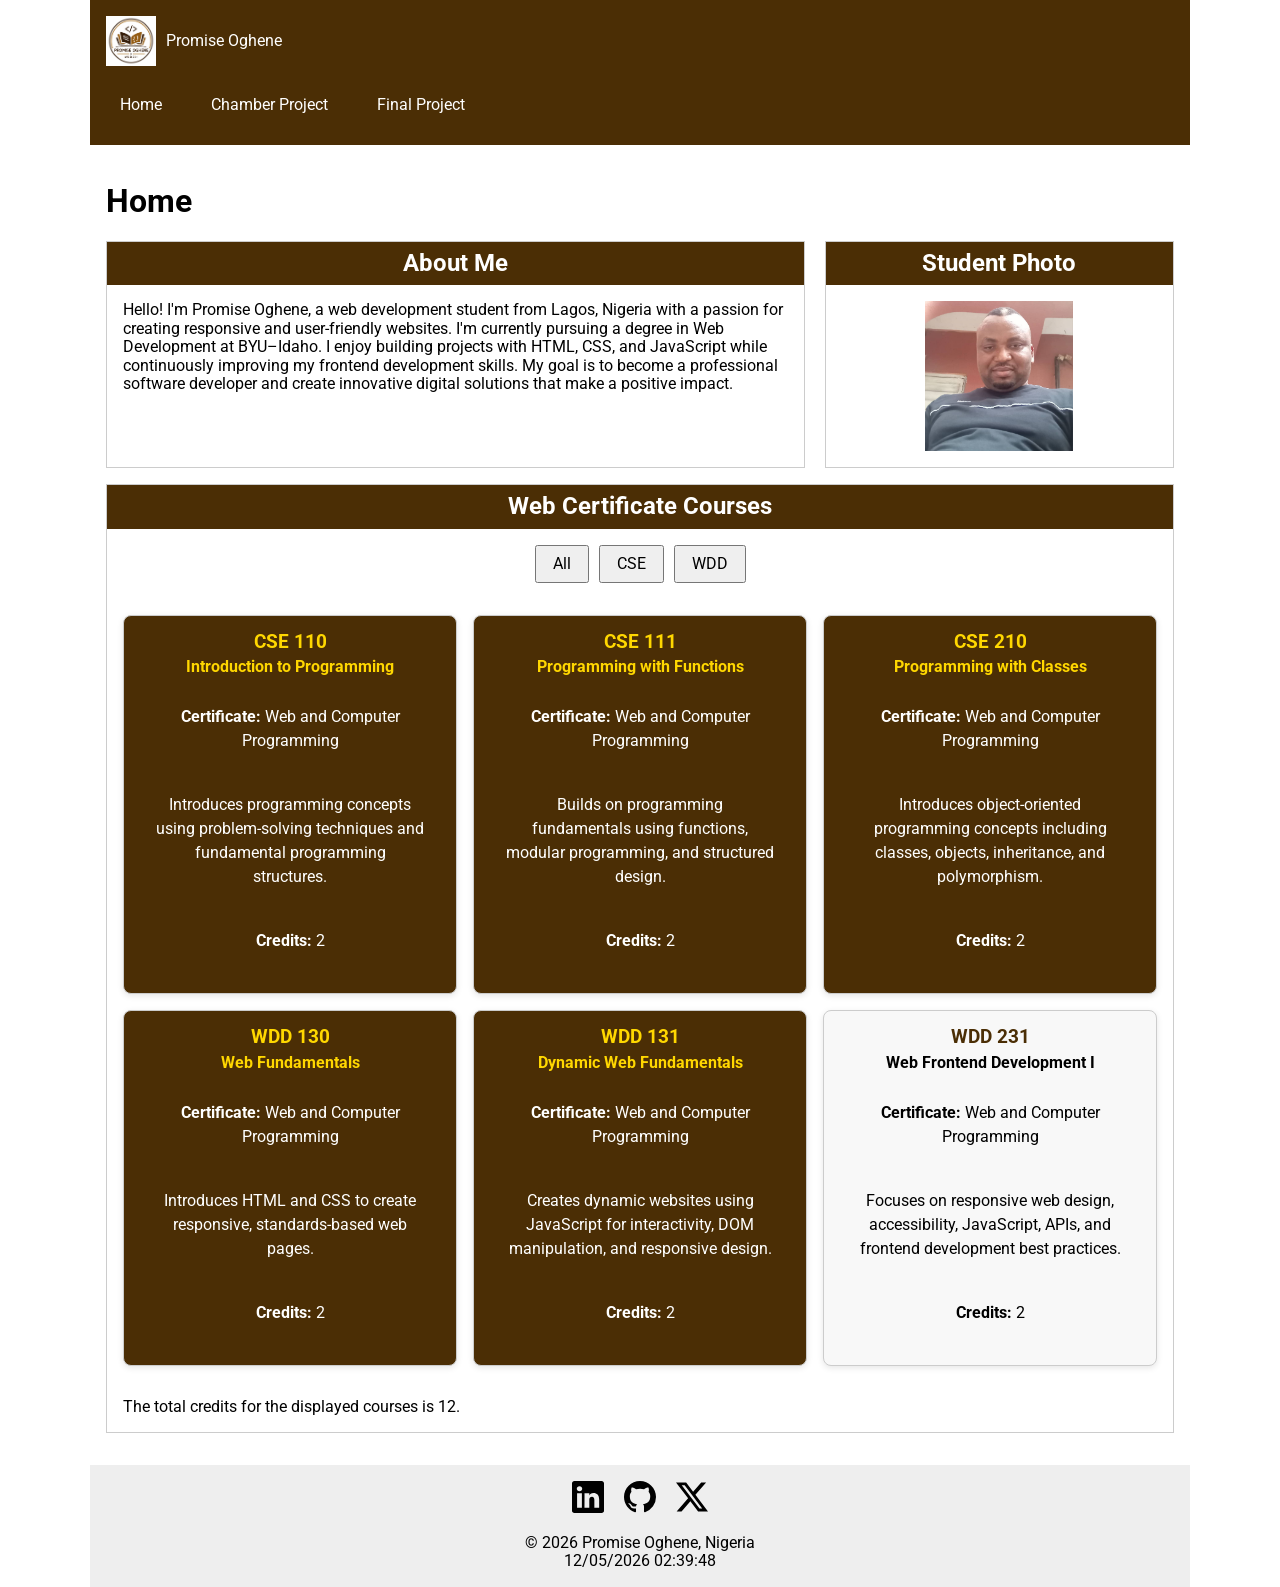
<file: index.html>
<!DOCTYPE html>
<html lang="en">
<head>
    <meta charset="UTF-8">
    <meta name="viewport" content="width=device-width, initial-scale=1.0">

    <title>Promise Oghene | WDD231 Home</title>

    <meta name="description" content="WDD231 Course Home Page: This is the home page for the WDD231 course, showcasing my web development projects and skills.">
    <meta name="author" content="Promise Oghene">

    <link rel="preconnect" href="https://fonts.googleapis.com">
    <link rel="preconnect" href="https://fonts.gstatic.com" crossorigin>

    <link href="https://fonts.googleapis.com/css2?family=Roboto:wght@300;400;700&display=swap" rel="stylesheet">

    <link rel="stylesheet" href="styles/normalize.css">
    <link rel="stylesheet" href="styles/small.css">
    <link rel="stylesheet" href="styles/large.css">

    <script src="scripts/navigation.js" defer></script>
    <script src="scripts/date.js" defer></script>
    <script src="scripts/course.js" defer></script>
</head>

<body>

<header>

    <div class="logo">
        <img src="images/logo.png" alt="Site Logo">
        <span>Promise Oghene</span>
    </div>

    <button id="menu" aria-label="Toggle navigation"></button>

    <nav>
        <ul class="navigation">
            <li><a href="index.html">Home</a></li>
            <li><a href="chamber/index.html">Chamber Project</a></li>
            <li><a href="final/index.html">Final Project</a></li>
        </ul>
    </nav>

</header>

<main>

    <h1>Home</h1>

    <div class="top">

        <section>
            <h2>About Me</h2>

            <p>
                Hello! I'm Promise Oghene, a web development student from Lagos, Nigeria with a passion for creating responsive and user-friendly websites. I'm currently pursuing a degree in Web Development at BYU–Idaho. I enjoy building projects with HTML, CSS, and JavaScript while continuously improving my frontend development skills. My goal is to become a professional software developer and create innovative digital solutions that make a positive impact.
            </p>
        </section>

        <section>
            <h2>Student Photo</h2>

            <img src="images/profile-photo.jpeg" alt="Promise Oghene">
        </section>

    </div>

    <section>

        <h2>Web Certificate Courses</h2>

        <div class="buttons">
            <button id="all">All</button>
            <button id="cse">CSE</button>
            <button id="wdd">WDD</button>
        </div>

        <div id="courses"></div>

        <p id="credits"></p>

    </section>

</main>

<footer>

    <div class="social">

        <a href="https://linkedin.com/" target="_blank" rel="noopener noreferrer">
            <img src="images/linkedin.svg" alt="LinkedIn">
        </a>

        <a href="https://github.com/" target="_blank" rel="noopener noreferrer">
            <img src="images/github_logo.svg" alt="GitHub">
        </a>

        <a href="https://x.com/" target="_blank" rel="noopener noreferrer">
            <img src="images/twitter_logo.svg" alt="X">
        </a>

    </div>

    <p>
        &copy; <span id="year"></span> Promise Oghene, Nigeria
    </p>

    <p id="lastModified"></p>

</footer>

</body>
</html>
</file>
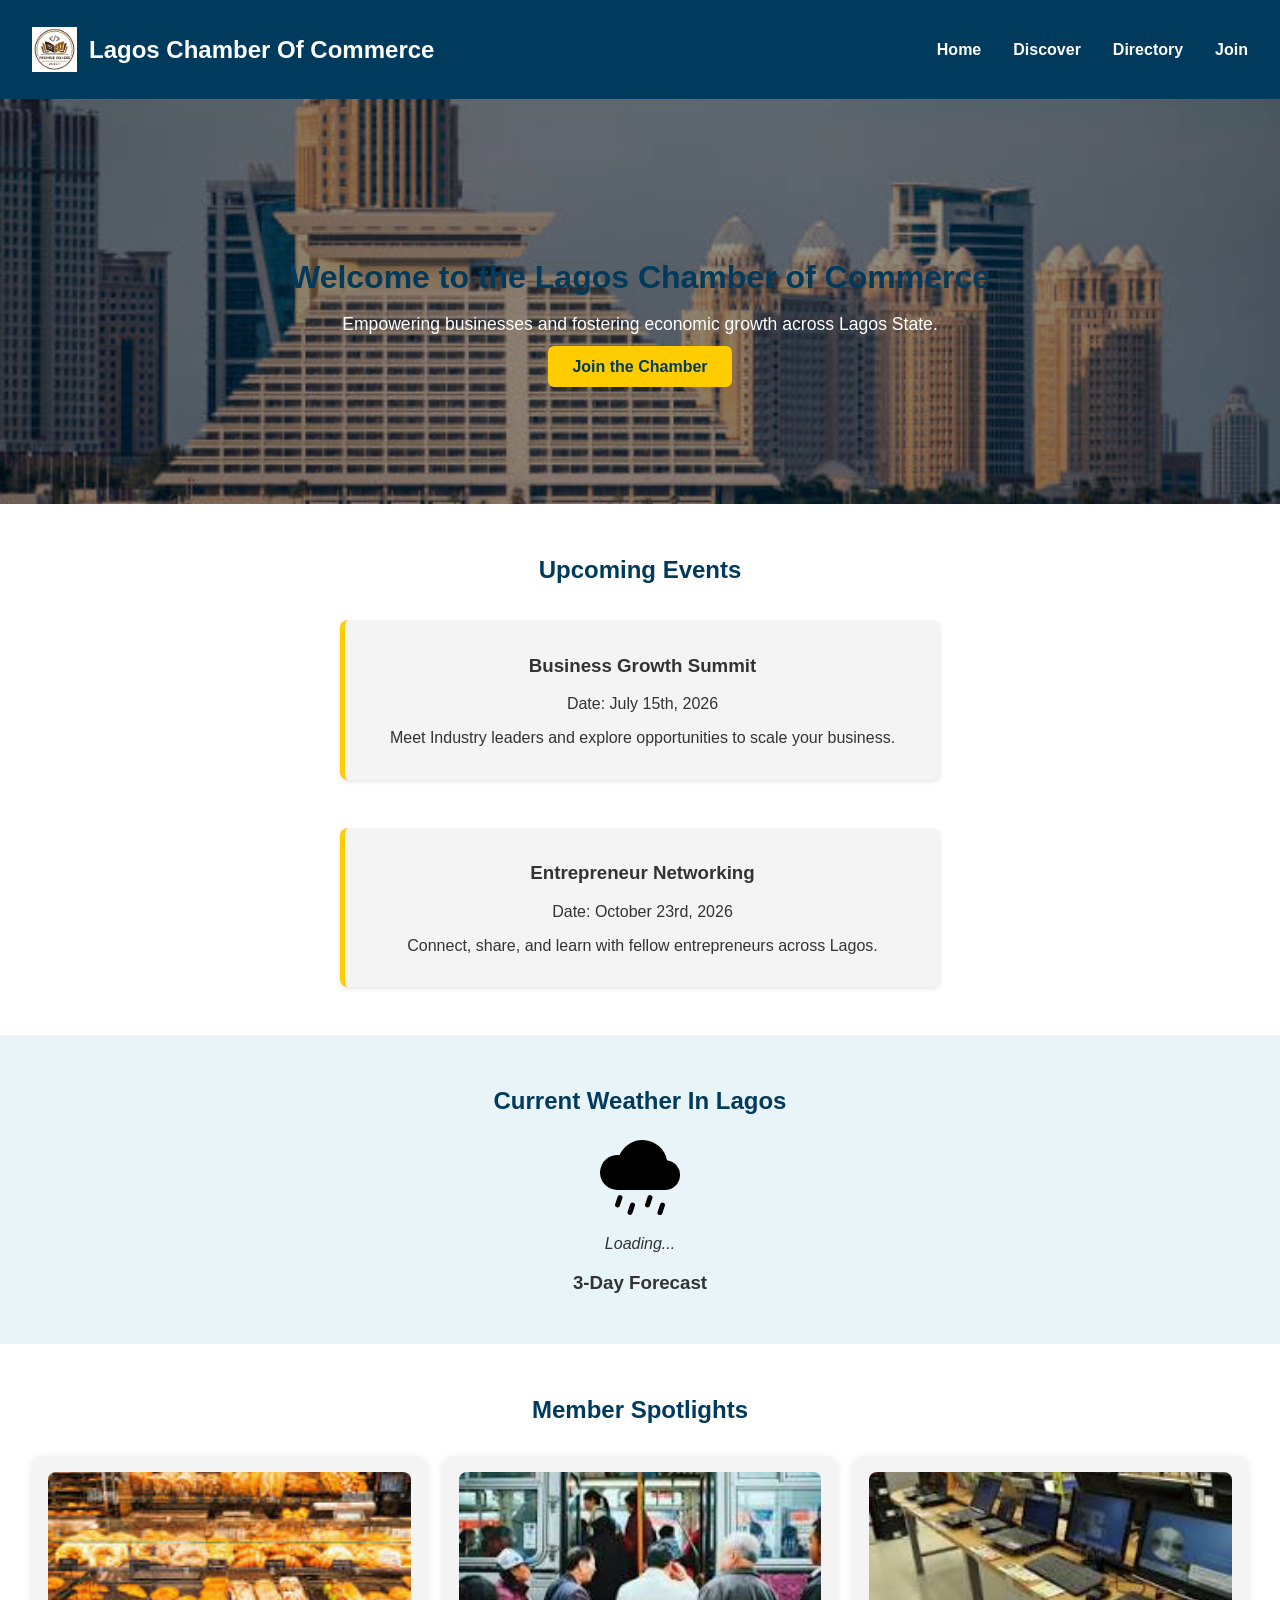
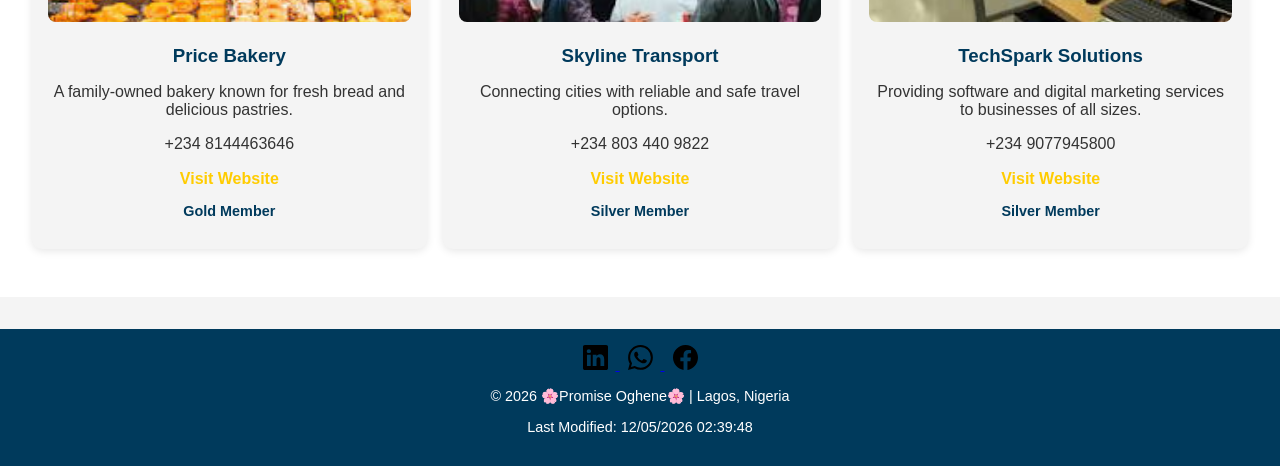
<file: chamber/index.html>
<!DOCTYPE html>
<html lang="en">
<head>
  <meta charset="UTF-8">
  <meta name="viewport" content="width=device-width, initial-scale=1.0">
  <meta name="description" content="Welcome to the Lagos Chamber of Commerce. Discover events, weather, featured members, and opportunities to join our business community.">
  <meta name="author" content="Promise Oghene">
  <title>Lagos Chamber of Commerce | Home</title>

  <!-- Favicon (located in images folder) -->
  <link rel="icon" type="image/png" sizes="32x32" href="images/favicon_2.png">
  <link rel="apple-touch-icon" sizes="180x180" href="images/apple-touch-icon.png">
  

  <!-- CSS Files (inside css folder) -->
  <link rel="stylesheet" href="styles/normalize.css">
  <link rel="stylesheet" href="styles/directory-small.css">
  <link rel="stylesheet" href="styles/directory-large.css">
  <script src="scripts/index.js" defer></script>

  <!-- Facebook Meta (social sharing) -->
  <meta property="og:title" content="Lagos Chamber Directory">
  <meta property="og:description" content="Explore businesses in our chamber community through social media and contact addresses.">
  <meta property="og:image" content="https://promisecaring.github.io/wdd231/chamber/images/hotels.jpg">
  <meta property="og:url" content="https://promisecaring.github.io/wdd231/chamber/index.html">

  <!-- Google Fonts preconnect -->
<link rel="preconnect" href="https://fonts.googleapis.com">
<link rel="preconnect" href="https://fonts.gstatic.com" crossorigin>
<!-- Google Fonts stylesheet -->
  <link href="https://fonts.googleapis.com/css2?family=Roboto:wght@400;700&display=swap" rel="stylesheet">

</head>

<body>
  <header>
    <div class="favicon">
      <img src="images/logo.png" alt="Chamber of Commerce Logo">
      <h2>Lagos Chamber Of Commerce</h2>
    </div>

    <nav>
      <ul class="nav-links">
        <li><a href="index.html">Home</a></li>
        <li><a href="discover.html">Discover</a></li>
        <li><a href="directory.html">Directory</a></li>
        <li><a href="join.html">Join</a></li>
      </ul>
    </nav>

    <button id="menu" aria-label="Menu">&#9776;</button>
  </header>

  <main>
    <!-- Hero Section -->
    <section class="hero">
    <!-- <img
        <src="images/hotels.jpg"
        alt="Lagos skyline"
        class="hero-image"
        width="1200"
        height="600"> -->

    <div class="hero-text">
        <h1>Welcome to the Lagos Chamber of Commerce</h1>
        <p>Empowering businesses and fostering economic growth across Lagos State.</p>
        <a href="join.html" class="cta-btn">Join the Chamber</a>
    </div>
</section>

    <!-- Events Section -->
     <section class="events">
        <h2>Upcoming Events</h2>
        <div class="events-grid">
            <article>
                <h3>Business Growth Summit</h3>
                <p>Date: July 15th, 2026</p>
                <p>Meet Industry leaders and explore opportunities to scale your business.</p>
            </article>
            <article>
                <h3>Entrepreneur Networking</h3>
                    <p>Date: October 23rd, 2026</p>
                    <p>Connect, share, and learn with fellow entrepreneurs across Lagos.</p>
            </article>
        </div>
     </section>

     <!-- WEATHER SECTION -->
<section id="weather" class="weather">
  <h2>Current Weather In Lagos</h2>

  <div id="weather-info">
      <img
    id="weather-icon"
    src="images/weather.svg"
    alt="Weather Icon"
    width="60"
    height="60">
      <p id="temperature"><i>Loading...</i></p>
      <p id="description"></p>
  </div>

  <div id="forecast">
      <h3>3-Day Forecast</h3>
      <ul id="forecast-list"></ul>
  </div>
</section>

<!-- SPOTLIGHT SECTION -->
<section class="spotlight">
  <h2>Member Spotlights</h2>
  <div id="spotlights" class="spotlight-container">


            <!-- Gold and silver member spotlights populated by JS -->
        </div>
       </section>

    </main>

  <footer>
     <div class="social">
      <a href="https://www.linkedin.com/in/promise-oghene-57b800298" target="_blank" aria-label="LinkedIn">
        <img src="images/linkedin.svg" alt="LinkedIn icon">
      </a>
      <a href="web.whatsapp.com" target="_blank" aria-label="whatsapp">
        <img src="images/whatsapp.svg" alt="whatsapp icon">
      </a>
      <a href="https://www.facebook.com/promise_oghene" target="_blank" aria-label="facebook Logo">
        <img src="images/facebook_logo.svg" alt="facebook icon">
      </a>
    </div>

    <p>© <span id="currentyear"></span> 🌸Promise Oghene🌸 | Lagos, Nigeria</p>
    <p id="lastModified"></p>

  </footer>

</body>
</html>
</file>
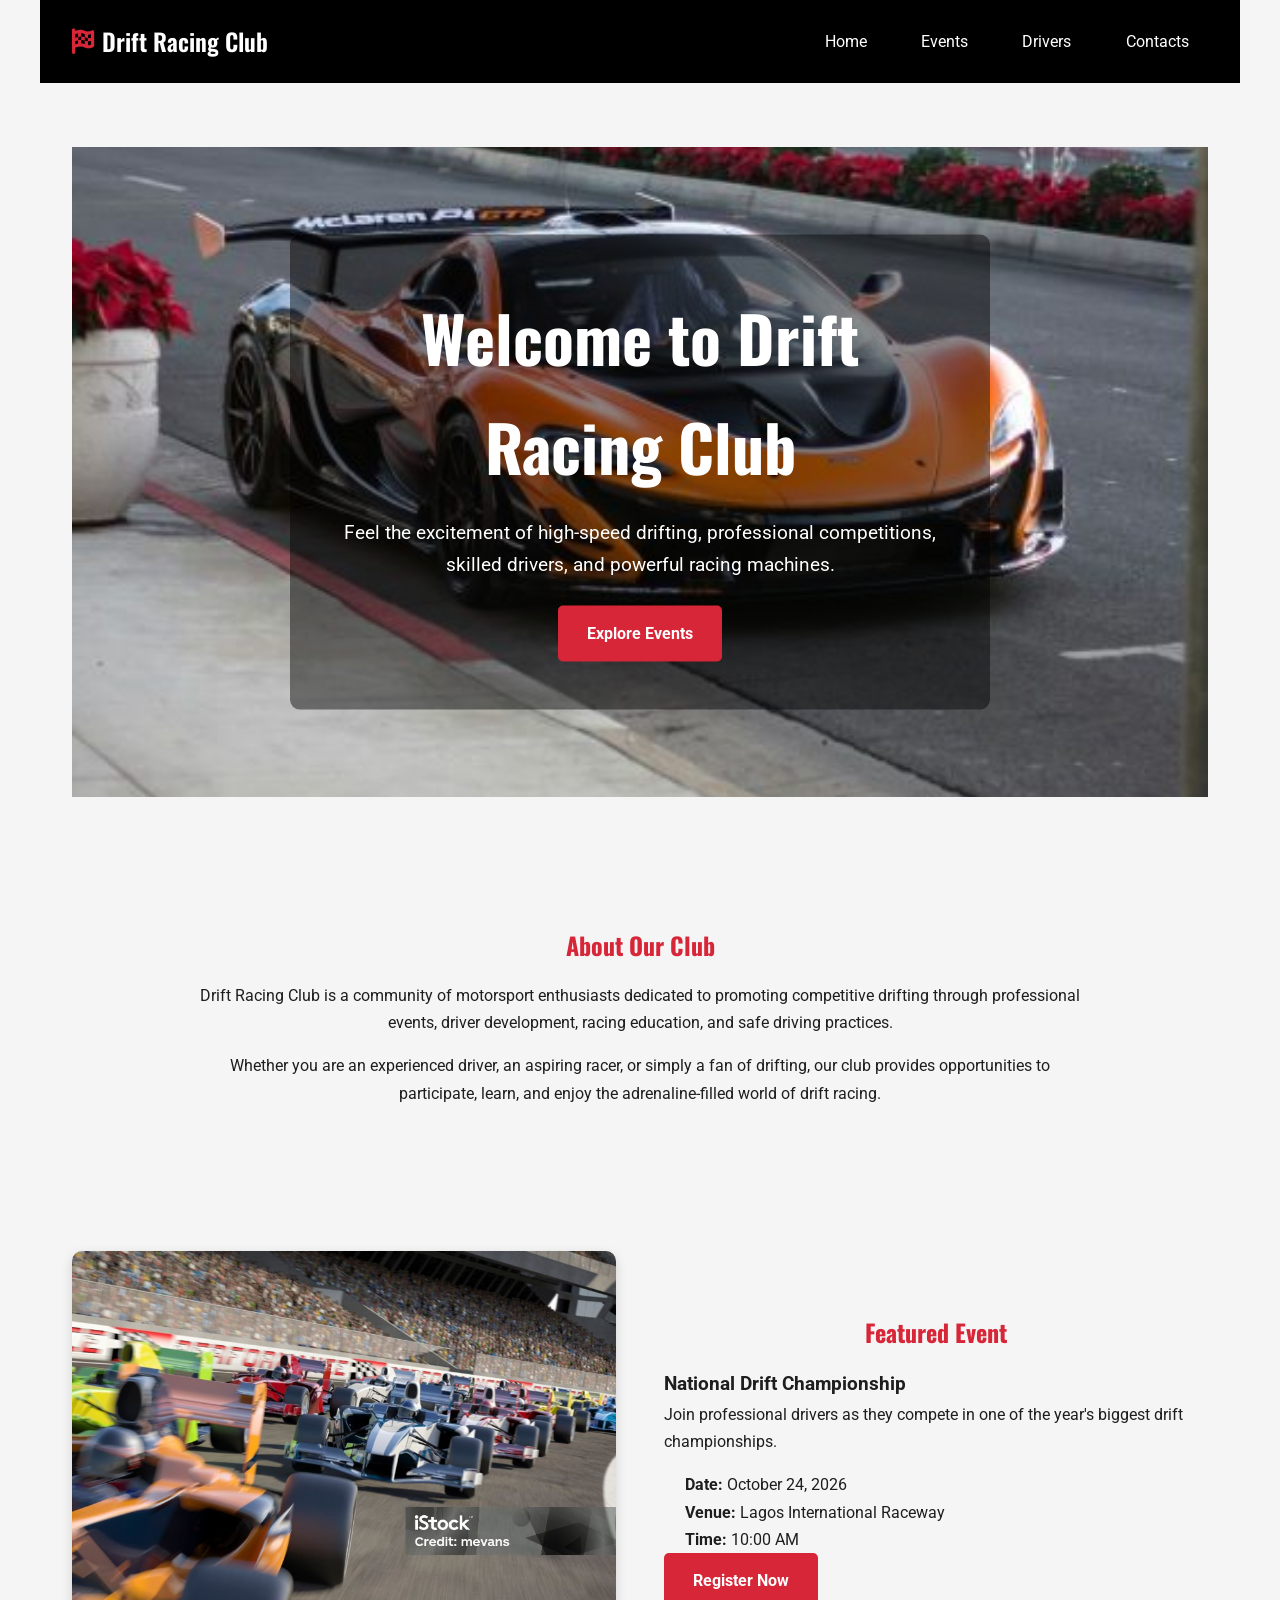
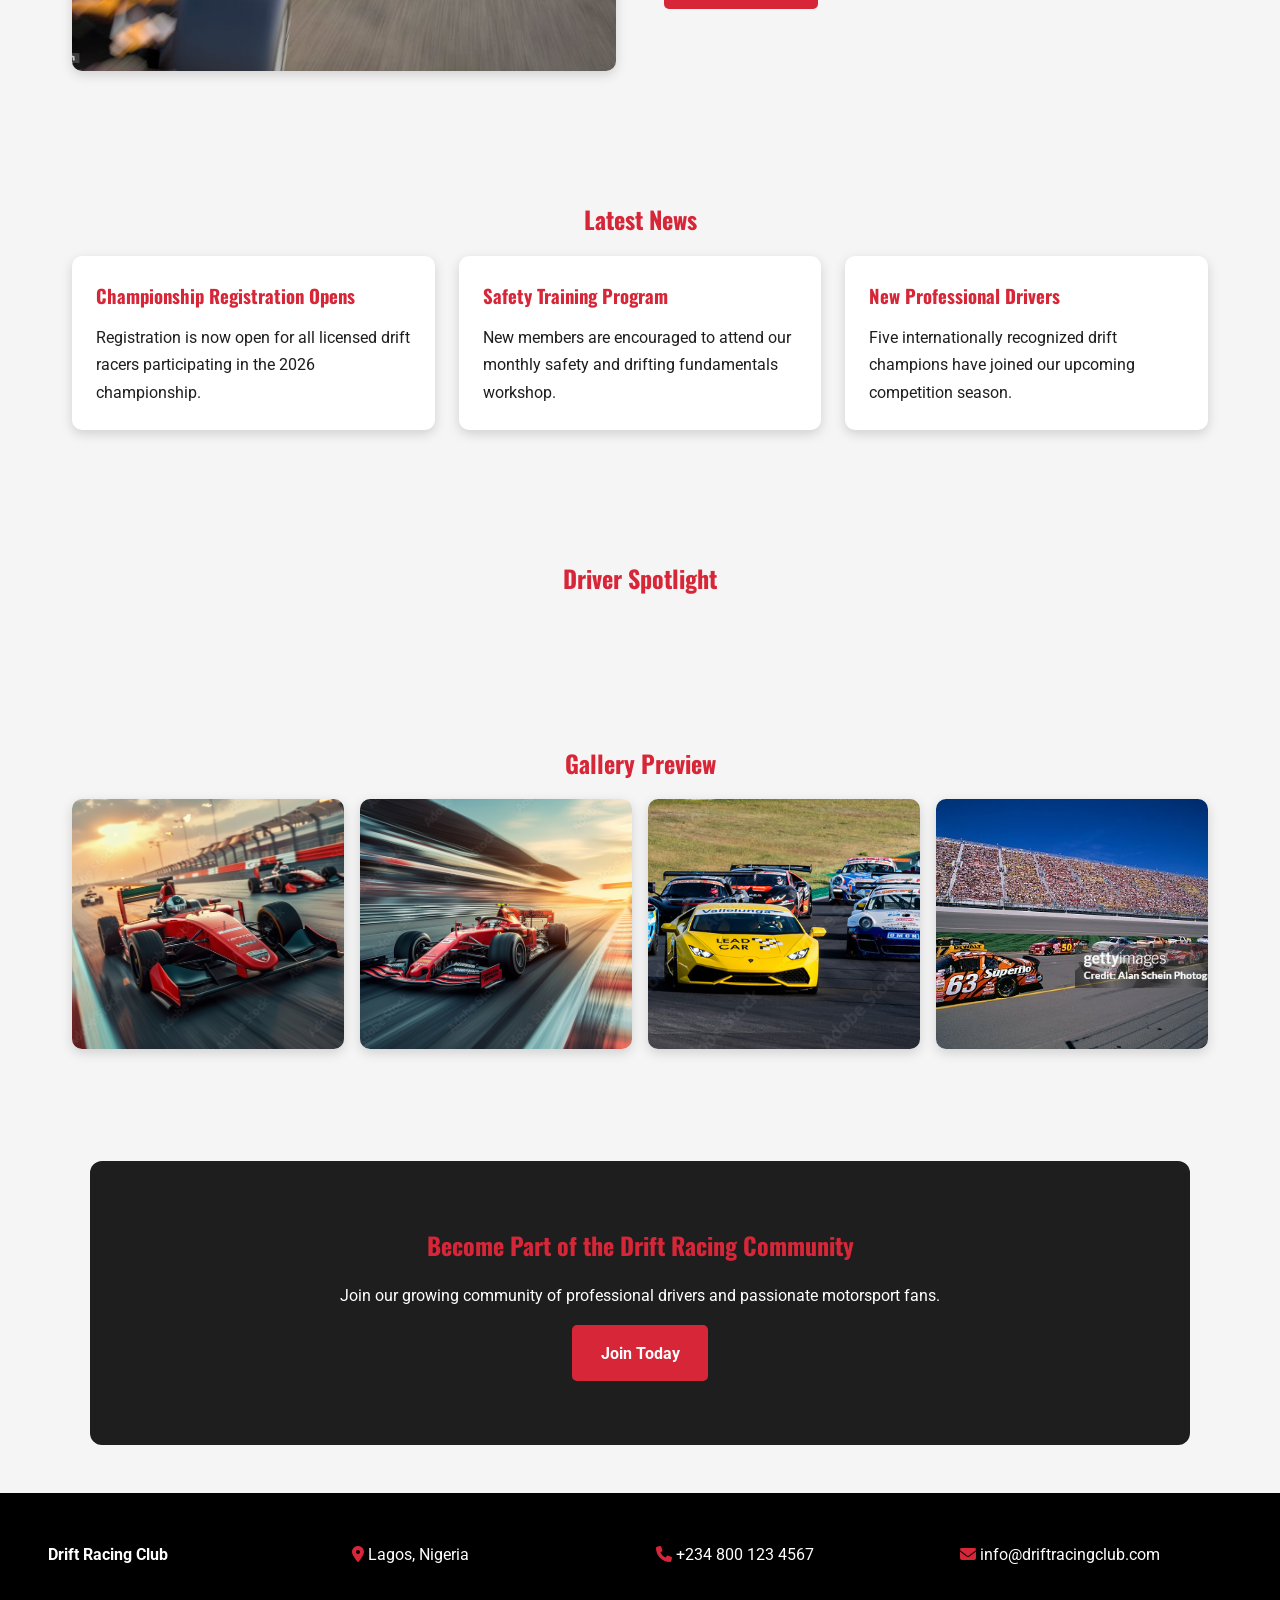
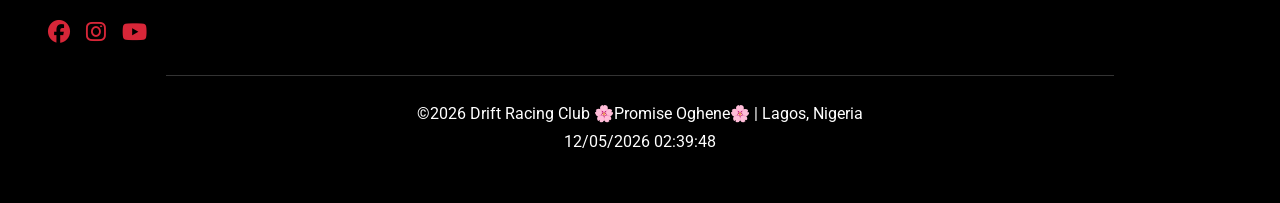
<file: final project/index.html>
<!DOCTYPE html>
<html lang="en">
<head>
    <meta charset="UTF-8">
    <meta name="viewport" content="width=device-width, initial-scale=1.0">

    <!-- SEO -->
    <title>Drift Racing Club | Home</title>
    <meta name="description" content="Join Drift Racing Club to explore professional drift events, featured drivers, racing cars, safety tips, and club membership opportunities.">
    <meta name="author" content="Promise Oghene">

    <!-- Open Graph -->
    <!-- Open Graph -->
    <meta property="og:title" content="Drift Racing Club">
    <meta property="og:description" content="Join Drift Racing Club to explore professional drift events, featured drivers, racing cars, safety tips, and club activities.">
    <meta property="og:type" content="website">
    <meta property="og:url" content="https://promisecaring.github.io/wdd231/final/project/">
    <meta property="og:image" content="https://promisecaring.github.io/wdd231/final/project/images/car-racing1.jpg">
    <meta property="og:image:alt" content="Professional drift racing car performing a drift">    <!-- Favicon -->

    <link rel="icon" href="images/favicon_2.png" type="image/png" sizes="32x32">

    <!-- Google Fonts -->
    <link rel="preconnect" href="https://fonts.googleapis.com">
    <link rel="preconnect" href="https://fonts.gstatic.com" crossorigin>

    <link href="https://fonts.googleapis.com/css2?family=Oswald:wght@400;500;600;700&family=Roboto:wght@300;400;500;700&display=swap" rel="stylesheet">

    <!-- Font Awesome -->
    <link rel="stylesheet"
          href="https://cdnjs.cloudflare.com/ajax/libs/font-awesome/6.6.0/css/all.min.css">

    <!-- CSS -->
    <link rel="stylesheet" href="styles/normalize.css">
    <link rel="stylesheet" href="styles/small.css">
    <link rel="stylesheet" href="styles/large.css">
    
    
    <script src="scripts/navigation.js" defer></script>
    <script src="scripts/footer.js" defer></script>
    <script src="scripts/events.js" defer></script>
    <script src="scripts/main.js" defer></script>  
    <script src="scripts/drivers.js" defer></script>
    <script src="scripts/contacts.js" defer></script>
</head>

<body>

<header>

    <div class="logo">
        <i class="fa-solid fa-flag-checkered"></i>
        <span>Drift Racing Club</span>
    </div>

    <button id="menuButton"
            aria-label="Open Navigation Menu">
        ☰
    </button>

    <nav id="navigation">

        <ul>

            <li>
                <a href="index.html"
                   class="none">
                   Home
                </a>
            </li>

            <li>
                <a href="events.html">
                    Events
                </a>
            </li>

            <li>
                <a href="drivers.html">
                    Drivers
                </a>
            </li>

            <li>
                <a href="contacts.html">
                    Contacts
                </a>
            </li>

        </ul>

    </nav>

</header>

<main>

    <!-- HERO -->

    <section class="hero">

        <picture>

            <img src="images/car-racing1.jpg"
                 alt="Professional drift racing car performing a drift"
                 loading="eager">

        </picture>

        <div class="hero-content">

            <h1>
                Welcome to Drift Racing Club
            </h1>

            <p>

                Feel the excitement of high-speed drifting,
                professional competitions, skilled drivers,
                and powerful racing machines.

            </p>

            <a href="events.html" class="btn">
                Explore Events
            </a>

        </div>

    </section>

    <!-- ABOUT -->

    <section class="about">

        <h2>About Our Club</h2>

        <p>

            Drift Racing Club is a community of motorsport
            enthusiasts dedicated to promoting competitive
            drifting through professional events, driver
            development, racing education, and safe driving
            practices.

        </p>

        <p>

            Whether you are an experienced driver,
            an aspiring racer, or simply a fan of
            drifting, our club provides opportunities
            to participate, learn, and enjoy the
            adrenaline-filled world of drift racing.

        </p>

    </section>

    <!-- FEATURED EVENT -->

    <section class="featured">

        <div>

            <img src="images/drift-competition.jpg"
                 alt="Drift competition"
                 loading="lazy">

        </div>

        <div>

            <h2>Featured Event</h2>

            <h3>National Drift Championship</h3>

            <p>

                Join professional drivers as they compete
                in one of the year's biggest drift
                championships.

            </p>

            <ul>

                <li>
                    <strong>Date:</strong>
                    October 24, 2026
                </li>

                <li>
                    <strong>Venue:</strong>
                    Lagos International Raceway
                </li>

                <li>
                    <strong>Time:</strong>
                    10:00 AM
                </li>

            </ul>

           <a href="register.html" class="btn">
            Register Now
            </a>
        </div>

    </section>

    <!-- LATEST NEWS -->

    <section class="news">

        <h2>Latest News</h2>

        <div class="news-grid">

            <article>

                <h3>Championship Registration Opens</h3>

                <p>

                    Registration is now open for all
                    licensed drift racers participating
                    in the 2026 championship.

                </p>

            </article>

            <article>

                <h3>Safety Training Program</h3>

                <p>

                    New members are encouraged to attend
                    our monthly safety and drifting
                    fundamentals workshop.

                </p>

            </article>

            <article>

                <h3>New Professional Drivers</h3>

                <p>

                    Five internationally recognized
                    drift champions have joined our
                    upcoming competition season.

                </p>

            </article>

        </div>

    </section>

    <!-- DRIVER SPOTLIGHT -->

    <section class="spotlight">

        <h2>Driver Spotlight</h2>

        <div id="spotlightContainer">

            <!-- JavaScript inserts featured driver -->

        </div>

    </section>

    <!-- GALLERY PREVIEW -->

    <section class="gallery">

        <h2>Gallery Preview</h2>

        <div class="gallery-grid">

            <img src="images/drift-racing-action.jpg"
                 alt="Drift racing action"
                 loading="lazy">

            <img src="images/sport-drift-car.jpg"
                 alt="Sports drift car"
                 loading="lazy">

            <img src="images/professional-drift.jpg"
                 alt="Professional drift competition"
                 loading="lazy">

            <img src="images/drift-racing-spectators.jpg"
                 alt="Drift racing spectators"
                 loading="lazy">

        </div>

    </section>

    <!-- CALL TO ACTION -->

    <section class="join">

        <h2>

            Become Part of the Drift Racing Community

        </h2>

        <p>

            Join our growing community of professional
            drivers and passionate motorsport fans.

        </p>

        <a href="register.html"
           class="btn">
           Join Today
        </a>

    </section>

</main>

<footer>

    <div class="footer-content">

        <p>

            <strong>Drift Racing Club</strong>

        </p>

        <p>

            <i class="fa-solid fa-location-dot"></i>

            Lagos, Nigeria

        </p>

        <p>

            <i class="fa-solid fa-phone"></i>

            +234 800 123 4567

        </p>

        <p>

            <i class="fa-solid fa-envelope"></i>

            info@driftracingclub.com

        </p>

        <div class="social">

            <a href="#">
                <i class="fab fa-facebook"></i>
            </a>

            <a href="#">
                <i class="fab fa-instagram"></i>
            </a>

            <a href="#">
                <i class="fab fa-youtube"></i>
            </a>

        </div>

    </div>

    <hr>

    <p>

        <p>©2026 <span id="currentyear"></span> Drift Racing Club 🌸Promise Oghene🌸 | Lagos, Nigeria</p>
    <p id="lastModified"></p> 

    

    <p>

        

</footer>



</body>
</html>
</file>
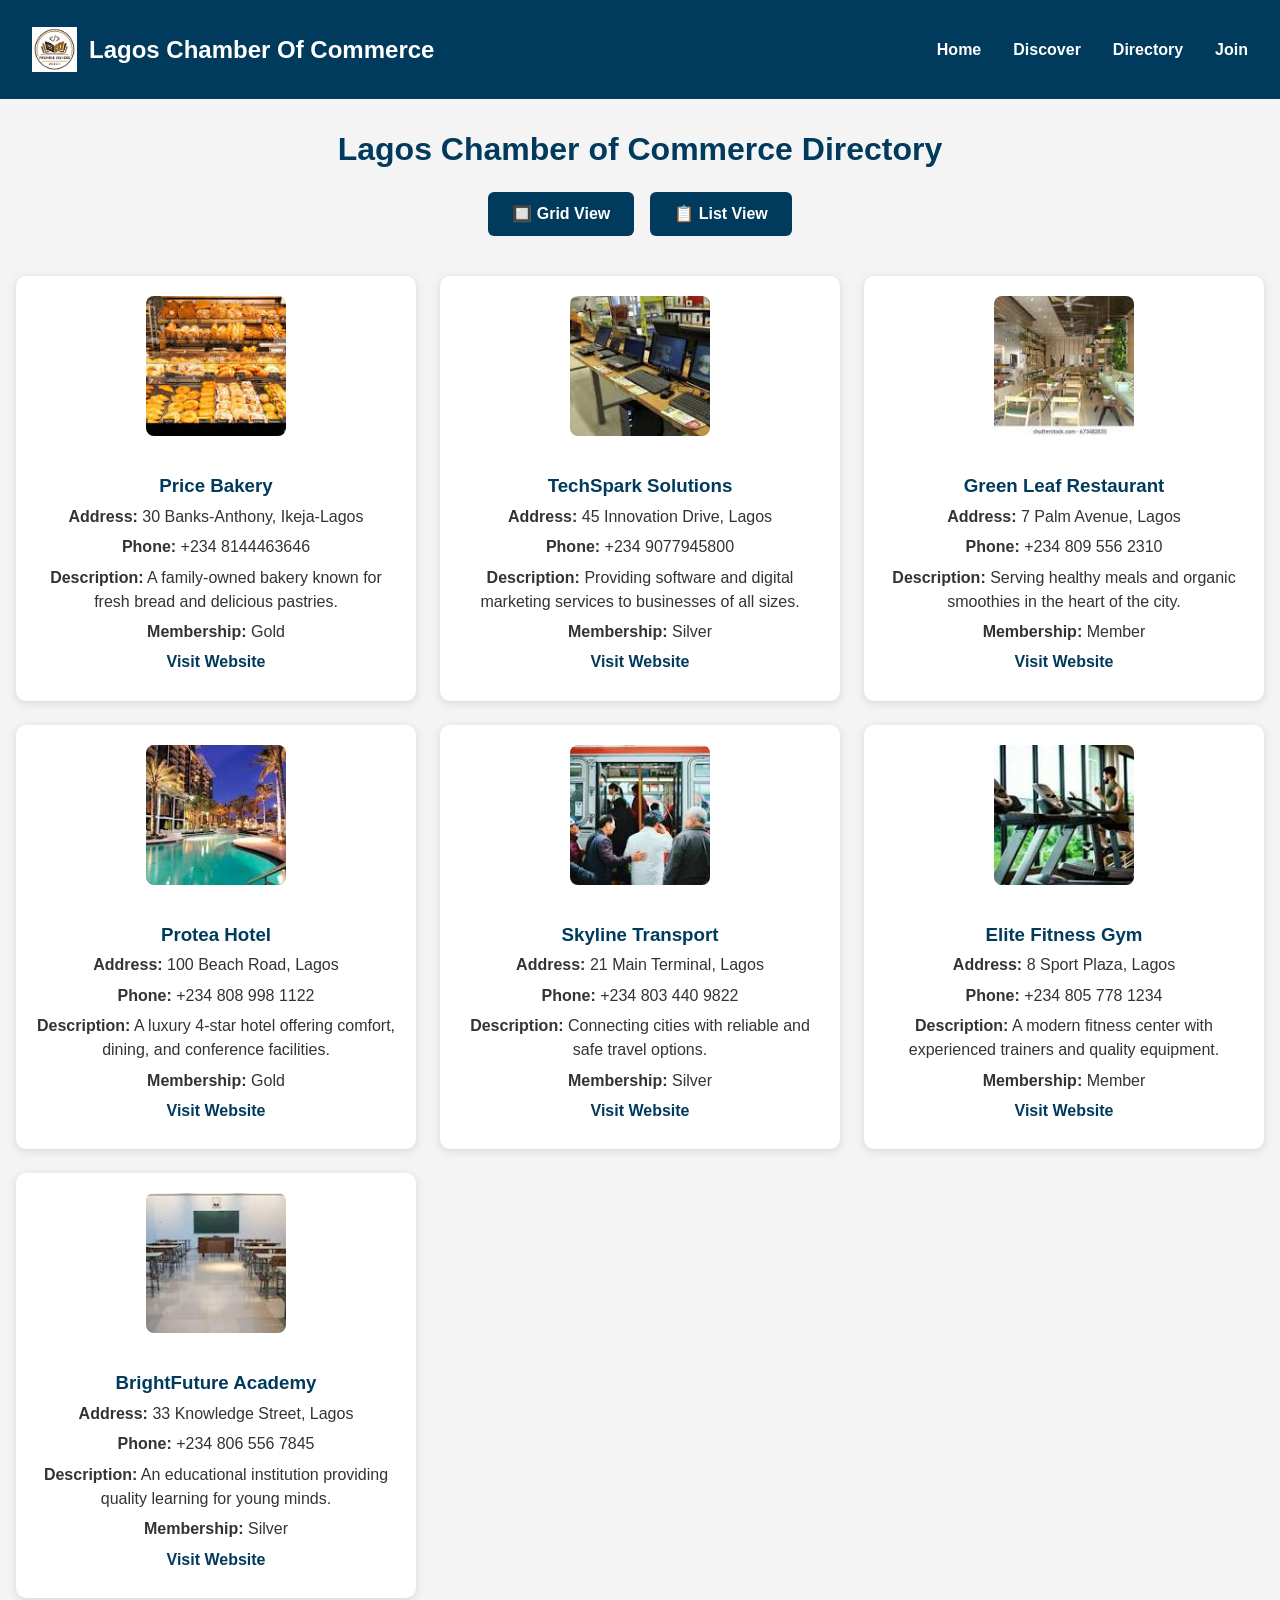
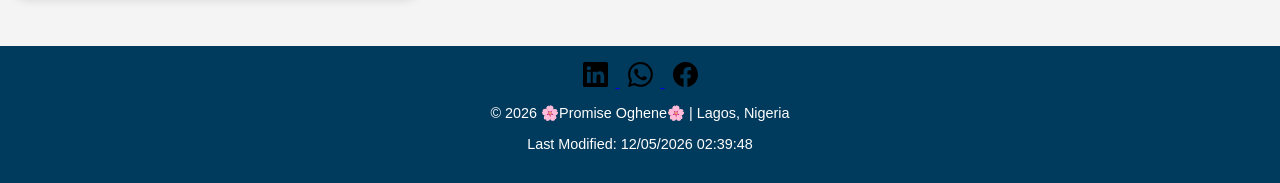
<file: chamber/directory.html>
<!DOCTYPE html>
<html lang="en">
<head>
  <meta charset="UTF-8">
  <meta name="viewport" content="width=device-width, initial-scale=1.0">
  <meta name="description" content="This is the Lagos Chamber of Commerce directory for exploring, navigating and joining.">
  <meta name="author" content="Promise Oghene">
 <title>Directory | Lagos Chamber of Commerce</title>
 
 <!-- Favicon (located in images folder) -->
  <link rel="icon" type="image/png" sizes="32x32" href="images/favicon_2.png">
  <link rel="apple-touch-icon" sizes="180x180" href="images/apple-touch-icon.png">
  <link rel="manifest" href="images/site.webmanifest">

  <!-- CSS Files (inside css folder) -->
  <link rel="stylesheet" href="styles/normalize.css">
  <link rel="stylesheet" href="styles/directory-small.css">
  <link rel="stylesheet" href="styles/directory-large.css">
  <script src="scripts/directory.js" defer ></script>
 

  <!-- Facebook Meta (social sharing) -->
  <meta property="og:title" content="Lagos Chamber Directory">
  <meta property="og:description" content="Explore businesses in our chamber community through social media and contact addresses.">
  <meta property="og:image" content="https://promisecaring.github.io/wdd231/chamber/images/hotels.jpg">
 <meta property="og:url"
content="https://promisecaring.github.io/wdd231/chamber/directory.html">

  <!-- Google Fonts preconnect -->
<link rel="preconnect" href="https://fonts.googleapis.com">
<link rel="preconnect" href="https://fonts.gstatic.com" crossorigin>
<!-- Google Fonts stylesheet -->
  <link href="https://fonts.googleapis.com/css2?family=Roboto:wght@400;700&display=swap" rel="stylesheet">

</head>

<body>
  <header>
    <div class="favicon">
      <img src="images/logo.png" alt="Chamber of Commerce Logo">
      <h2>Lagos Chamber Of Commerce</h2>
    </div>

    <nav>
      <ul class="nav-links">
        <li><a href="index.html">Home</a></li>
        <li><a href="discover.html">Discover</a></li>
        <li><a href="directory.html">Directory</a></li>
        <li><a href="join.html">Join</a></li>
      </ul>
    </nav>

    <button id="menu" aria-label="Menu">&#9776;</button>
  </header>

<main>

    <h1>Lagos Chamber of Commerce Directory</h1>

    <div class="view-buttons">
        <button id="gridBtn">🔲 Grid View</button>
        <button id="listBtn">📋 List View</button>
    </div>

    <section id="members" class="grid">

    </section>

</main>


  <footer>
     <div class="social">
      <a href="https://www.linkedin.com/in/promise-oghene-57b800298" target="_blank" aria-label="LinkedIn">
        <img src="images/linkedin.svg" alt="LinkedIn icon">
      </a>
      <a href="whatsapp.com/promise_oghene" target="_blank" aria-label="whatsapp">
        <img src="images/whatsapp.svg" alt="whatsapp icon">
      </a>
      <a href="https://www.facebook.com/promise_oghene" target="_blank" aria-label="facebook Logo">
        <img src="images/facebook_logo.svg" alt="facebook icon">
      </a>
    </div>

    <p>© <span id="currentyear"></span> 🌸Promise Oghene🌸 | Lagos, Nigeria</p>
    <p id="lastModified"></p>

  </footer>

</body>
</html>
</file>
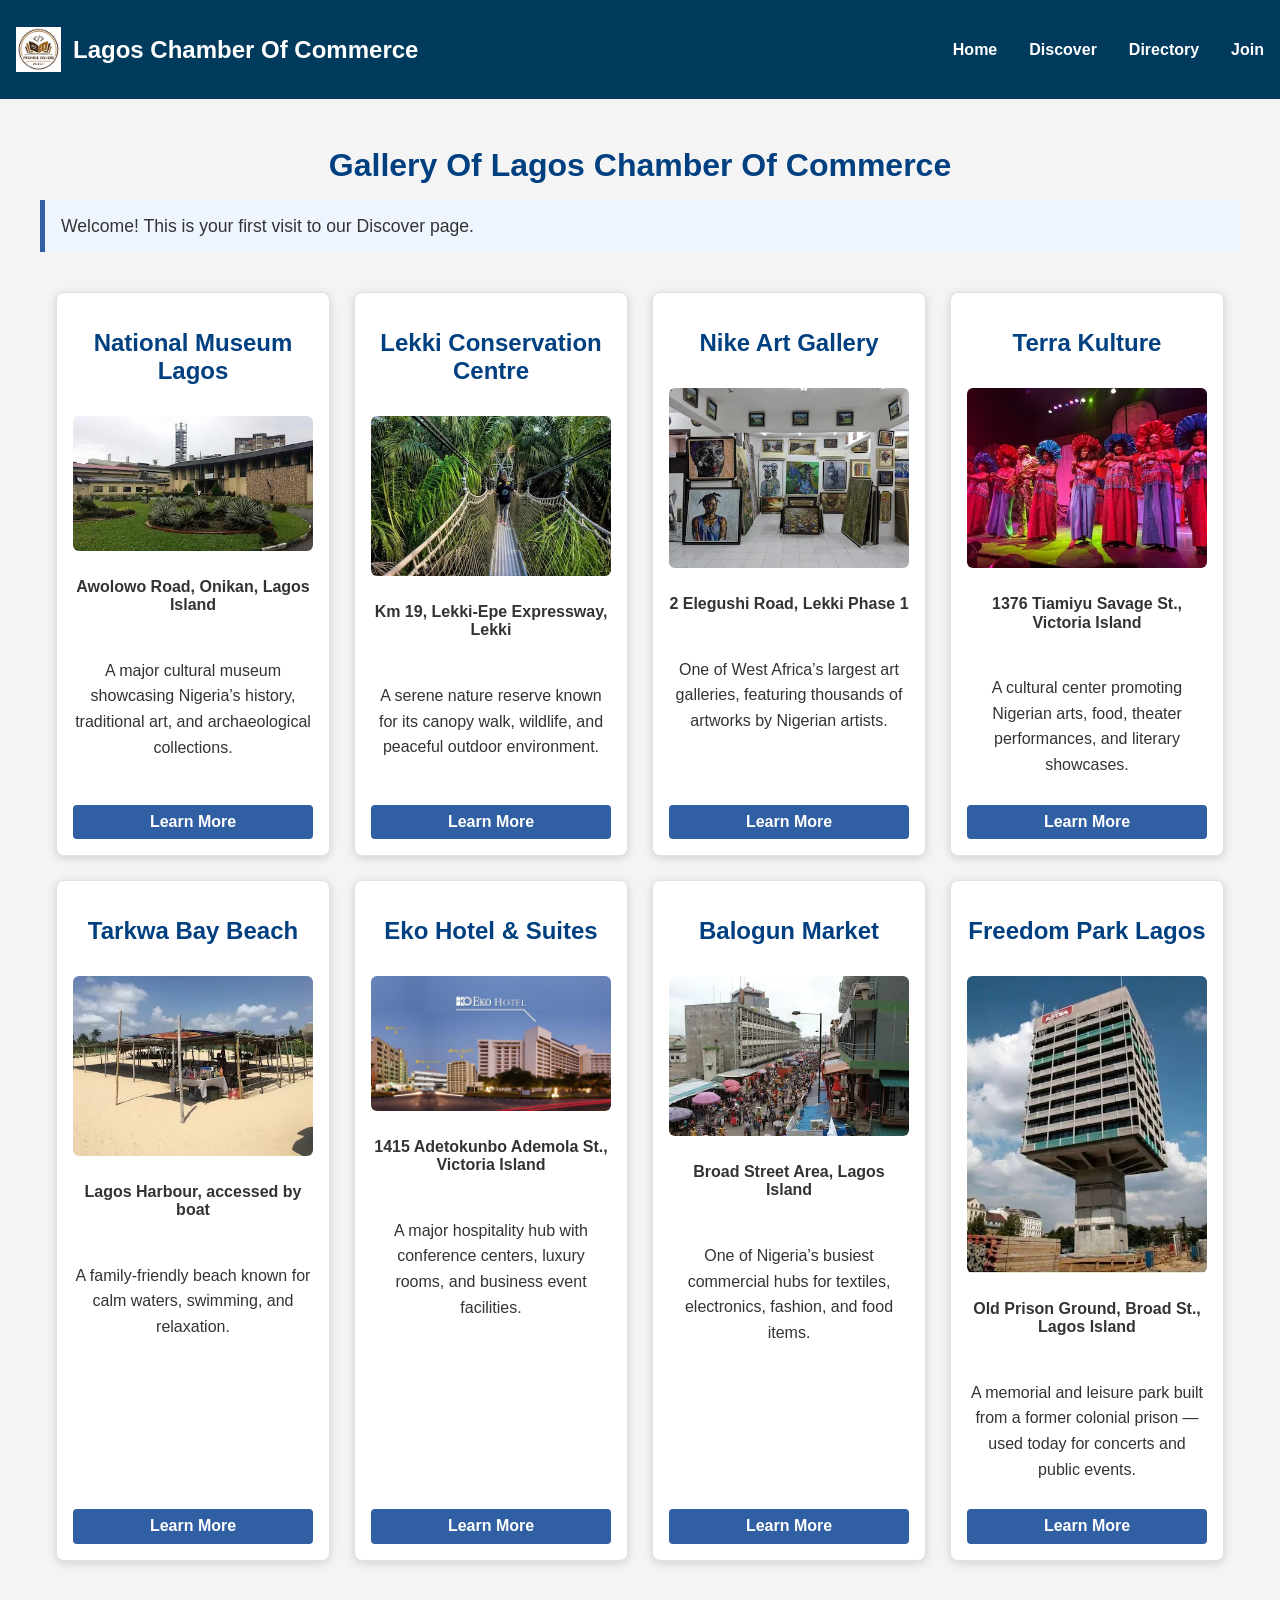
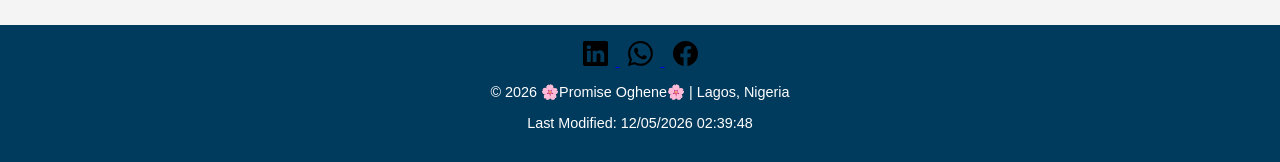
<file: chamber/discover.html>
<!DOCTYPE html>
<html lang="en-US">
<head>
    <meta charset="UTF-8">
    <meta name="viewport" content="width=device-width, initial-scale=1.0">
    <meta name="description" content="Discover interesting places and attractions in Lagos with the Lagos Chamber of Commerce.">
    <meta name="author" content="Promise Oghene">

    <title>Discover | Lagos Chamber of Commerce</title>

    <!-- Favicon -->
    <link rel="icon" href="images/favicon_2.png">

    <!-- Google Fonts -->
    <link rel="preconnect" href="https://fonts.googleapis.com">
    <link rel="preconnect" href="https://fonts.gstatic.com" crossorigin>
    <link href="https://fonts.googleapis.com/css2?family=Roboto:wght@400;500;700&family=Montserrat:wght@600;700&display=swap" rel="stylesheet">

<!-- CSS -->
<link rel="stylesheet" href="styles/normalize.css">
<link rel="stylesheet" href="styles/directory-small.css">
<link rel="stylesheet" href="styles/directory-large.css">
<link rel="stylesheet" href="styles/join-small.css">
<link rel="stylesheet" href="styles/join-large.css">
<link rel="stylesheet" href="styles/base.css">
<link rel="stylesheet" href="styles/discover-small.css">
<link rel="stylesheet" href="styles/discover-large.css">


<!-- Facebook Meta (social sharing) -->
  <meta property="og:title" content="Lagos Chamber Directory">
  <meta property="og:description" content="Explore businesses in our chamber community through social media and contact addresses.">
  <meta property="og:image" content="https://promisecaring.github.io/wdd231/chamber/images/hotels.jpg">
 <meta property="og:url" content="https://promisecaring.github.io/wdd231/chamber/directory.html">

  <!-- Google Fonts preconnect -->
<link rel="preconnect" href="https://fonts.googleapis.com">
<link rel="preconnect" href="https://fonts.gstatic.com" crossorigin>
<!-- Google Fonts stylesheet -->
  <link href="https://fonts.googleapis.com/css2?family=Roboto:wght@400;700&display=swap" rel="stylesheet">


<!-- JavaScript -->
<script src="scripts/navigation.js" defer></script>
<script type="module" src="scripts/discover.js"></script>
<script type="module" src="scripts/join.js"></script>

</head>


<body>

  <header>
    <div class="favicon">
      <img src="images/logo.png" alt="Chamber of Commerce Logo">
      <h2>Lagos Chamber Of Commerce</h2>
    </div>

    <nav>
      <ul class="nav-links">
        <li><a href="index.html">Home</a></li>
        <li><a href="discover.html">Discover</a></li>
        <li><a href="directory.html">Directory</a></li>
        <li><a href="join.html">Join</a></li>
      </ul>
    </nav>

    <button id="menu" aria-label="Menu">&#9776;</button>
  </header>

<main>
  <h1>Gallery Of Lagos Chamber Of Commerce</h1>
    <section id="visit-message" class="visit-box"></section>

    <section class="discover-grid" id="discover-grid">
      <!-- Cards inserted by JS -->
    </section>
</main>

<footer>

    
    
     <div class="social">
      <a href="https://www.linkedin.com/in/promise-oghene-57b800298" target="_blank" aria-label="LinkedIn">
        <img src="images/linkedin.svg" alt="LinkedIn icon">
      </a>
      <a href="web.whatsapp.com" target="_blank" aria-label="whatsapp">
        <img src="images/whatsapp.svg" alt="whatsapp icon">
      </a>
      <a href="https://www.facebook.com/promise_oghene" target="_blank" aria-label="facebook Logo">
        <img src="images/facebook_logo.svg" alt="facebook icon">
      </a>
    </div>

    <p>© <span id="currentyear"></span> 🌸Promise Oghene🌸 | Lagos, Nigeria</p>
    <p id="lastModified"></p>

  </footer>

</body>
</html>
</file>
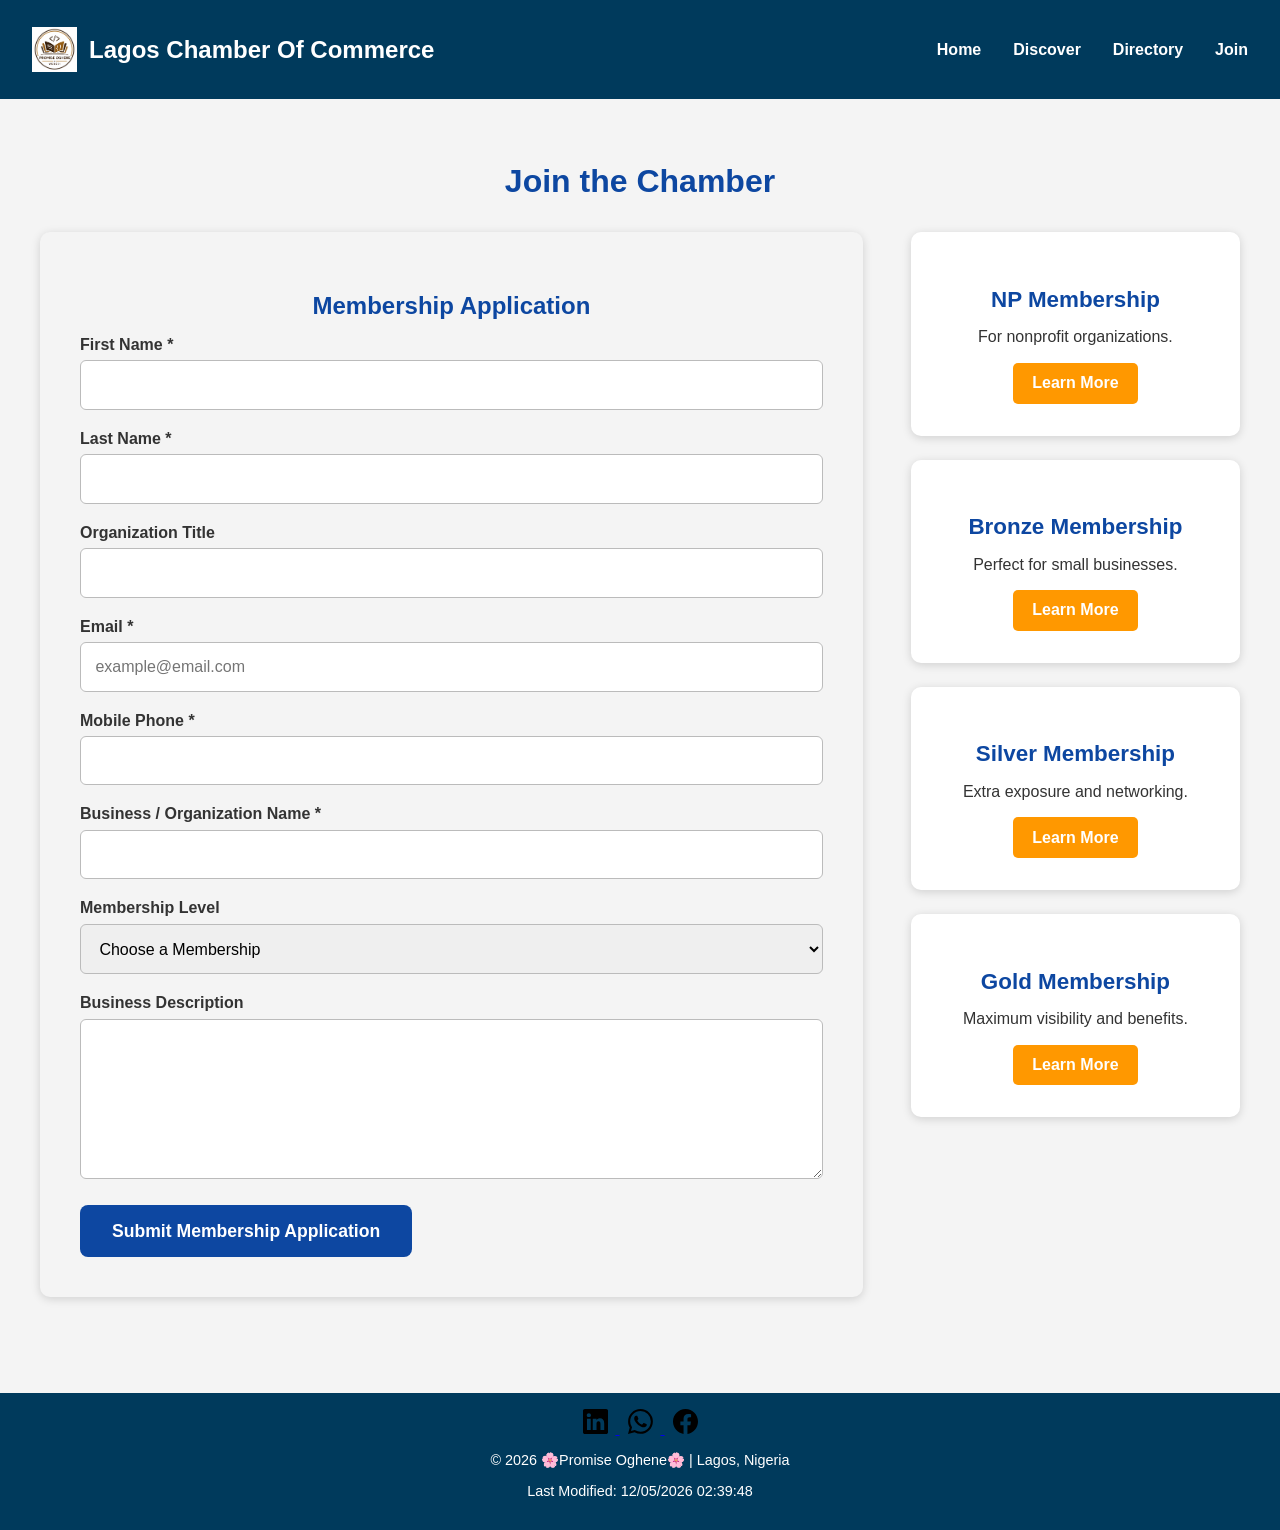
<file: chamber/join.html>
<!DOCTYPE html>
<html lang="en">
<head>
    <meta charset="UTF-8">
    <meta name="viewport" content="width=device-width, initial-scale=1.0">
    <meta name="description" content="This is the Lagos Chamber of Commerce directory for exploring, navigating and joining.">
    <meta name="author" content="Promise Oghene">
    
    <title>Join | Lagos Chamber of Commerce</title>

    <!-- Favicon (located in images folder) -->
  <link rel="icon" type="image/png" sizes="32x32" href="images/favicon_2.png">
  <link rel="apple-touch-icon" sizes="180x180" href="images/apple-touch-icon.png">
  <link rel="manifest" href="images/site.webmanifest">

  <link rel="preconnect" href="https://fonts.googleapis.com">
  <link rel="preconnect" href="https://fonts.gstatic.com" crossorigin>
  <link href="https://fonts.googleapis.com/css2?family=Roboto:wght@400;700&display=swap" rel="stylesheet">

  <link rel="stylesheet" href="styles/normalize.css">
  <link rel="stylesheet" href="styles/directory-small.css">
  <link rel="stylesheet" href="styles/directory-large.css">
  <link rel="stylesheet" href="styles/join-small.css">
  <link rel="stylesheet" href="styles/join-large.css">
  <script type="module" src="scripts/join.js"></script>

  <!-- Facebook Meta (social sharing) -->
  <meta property="og:title" content="Lagos Chamber Directory">
  <meta property="og:description" content="Explore businesses in our chamber community through social media and contact addresses.">
  <meta property="og:image" content="https://promisecaring.github.io/wdd231/chamber/images/hotels.jpg">
  <meta property="og:url" content="https://promisecaring.github.io/wdd231/chamber/directory.html">




</head>

<body>

 <header>
    <div class="favicon">
      <img src="images/logo.png" alt="Chamber of Commerce Logo">
      <h2>Lagos Chamber Of Commerce</h2>
    </div>

    <nav>
      <ul class="nav-links">
        <li><a href="index.html">Home</a></li>
        <li><a href="discover.html">Discover</a></li>
        <li><a href="directory.html">Directory</a></li>
        <li><a href="join.html">Join</a></li>
      </ul>
    </nav>

    <button id="menu" aria-label="Menu">&#9776;</button>
  </header>

<main>

<h1>Join the Chamber</h1>

<div class="join-container">

<!-- ================= FORM ================= -->

<section class="application">

<h2>Membership Application</h2>

<form method="get" action="thankyou.html">

<label>
First Name *

<input
type="text"
name="firstName"
required
title="Enter your first name"
autocomplete="given-name">
</label>

<label>
Last Name *

<input
type="text"
name="lastName"
required
title="Enter your last name"
autocomplete="family-name">
</label>

<label>
Organization Title

<input
type="text"
name="organizationTitle"
title="Enter your organization title"
autocomplete="organization-title"
pattern="[A-Za-z\s\-]{7,}">
</label>

<label>
Email *

<input
type="email"
name="email"
required
title="Enter your email address"
autocomplete="email"
placeholder="example@email.com">
</label>

<label>
Mobile Phone *

<input
type="tel"
name="phone"
required
title="Enter your mobile number"
autocomplete="tel">
</label>

<label>
Business / Organization Name *

<input
type="text"
name="organization"
required
title="Business name"
autocomplete="organization">
</label>

<label>
Membership Level

<select
name="membership"
title="Select Membership Level">

<option value="">Choose a Membership</option>

<option value="np">
NP Membership
</option>

<option value="bronze">
Bronze Membership
</option>

<option value="silver">
Silver Membership
</option>

<option value="gold">
Gold Membership
</option>

</select>

</label>

<label>
Business Description

<textarea
name="description"
title="Describe your business"
rows="6"></textarea>

</label>

<input
type="hidden"
name="timestamp"
id="timestamp">

<input
type="submit"
value="Submit Membership Application"
class="submit-btn">

</form>

</section>

<!-- ================= MEMBERSHIP CARDS ================= -->

<aside class="membership-cards">

<div class="card">

<h3>NP Membership</h3>

<p>For nonprofit organizations.</p>

<button
type="button"
data-dialog="npModal">
Learn More
</button>

</div>

<div class="card">

<h3>Bronze Membership</h3>

<p>Perfect for small businesses.</p>

<button
type="button"
data-dialog="bronzeModal">
Learn More
</button>

</div>

<div class="card">

<h3>Silver Membership</h3>

<p>Extra exposure and networking.</p>

<button
type="button"
data-dialog="silverModal">
Learn More
</button>

</div>

<div class="card">

<h3>Gold Membership</h3>

<p>Maximum visibility and benefits.</p>

<button
type="button"
data-dialog="goldModal">
Learn More
</button>

</div>

</aside>

</div>

</main>

<!-- ================= NP MODAL ================= -->

<dialog id="npModal">

<h2>NP Membership</h2>

<ul>

<li>No membership fee</li>

<li>Community networking</li>

<li>Business directory listing</li>

<li>Chamber newsletters</li>

</ul>

<button class="close">Close</button>

</dialog>

<!-- ================= BRONZE MODAL ================= -->

<dialog id="bronzeModal">

<h2>Bronze Membership</h2>

<ul>

<li>Everything in NP</li>

<li>Business workshops</li>

<li>Advertising opportunities</li>

<li>Member discounts</li>

</ul>

<button class="close">Close</button>

</dialog>

<!-- ================= SILVER MODAL ================= -->

<dialog id="silverModal">

<h2>Silver Membership</h2>

<ul>

<li>Everything in Bronze</li>

<li>Homepage spotlight</li>

<li>Priority event registration</li>

<li>Exclusive networking events</li>

</ul>

<button class="close">Close</button>

</dialog>

<!-- ================= GOLD MODAL ================= -->

<dialog id="goldModal">

<h2>Gold Membership</h2>

<ul>

<li>Everything in Silver</li>

<li>Featured advertising</li>

<li>Premium business listing</li>

<li>VIP business events</li>

<li>Largest event discounts</li>

<li>Priority sponsorship opportunities</li>

</ul>

<button class="close">Close</button>

</dialog>

<footer>
     <div class="social">
      <a href="https://www.linkedin.com/in/promise-oghene-57b800298" target="_blank" aria-label="LinkedIn">
        <img src="images/linkedin.svg" alt="LinkedIn icon">
      </a>
      <a href="whatsapp.com/promise_oghene" target="_blank" aria-label="whatsapp">
        <img src="images/whatsapp.svg" alt="whatsapp icon">
      </a>
      <a href="https://www.facebook.com/promise_oghene" target="_blank" aria-label="facebook Logo">
        <img src="images/facebook_logo.svg" alt="facebook icon">
      </a>
    </div>

   <p>© <span id="currentyear"></span> 🌸Promise Oghene🌸 | Lagos, Nigeria</p>
    <p id="lastModified"></p>
  </footer>

</body>
</html>
</file>
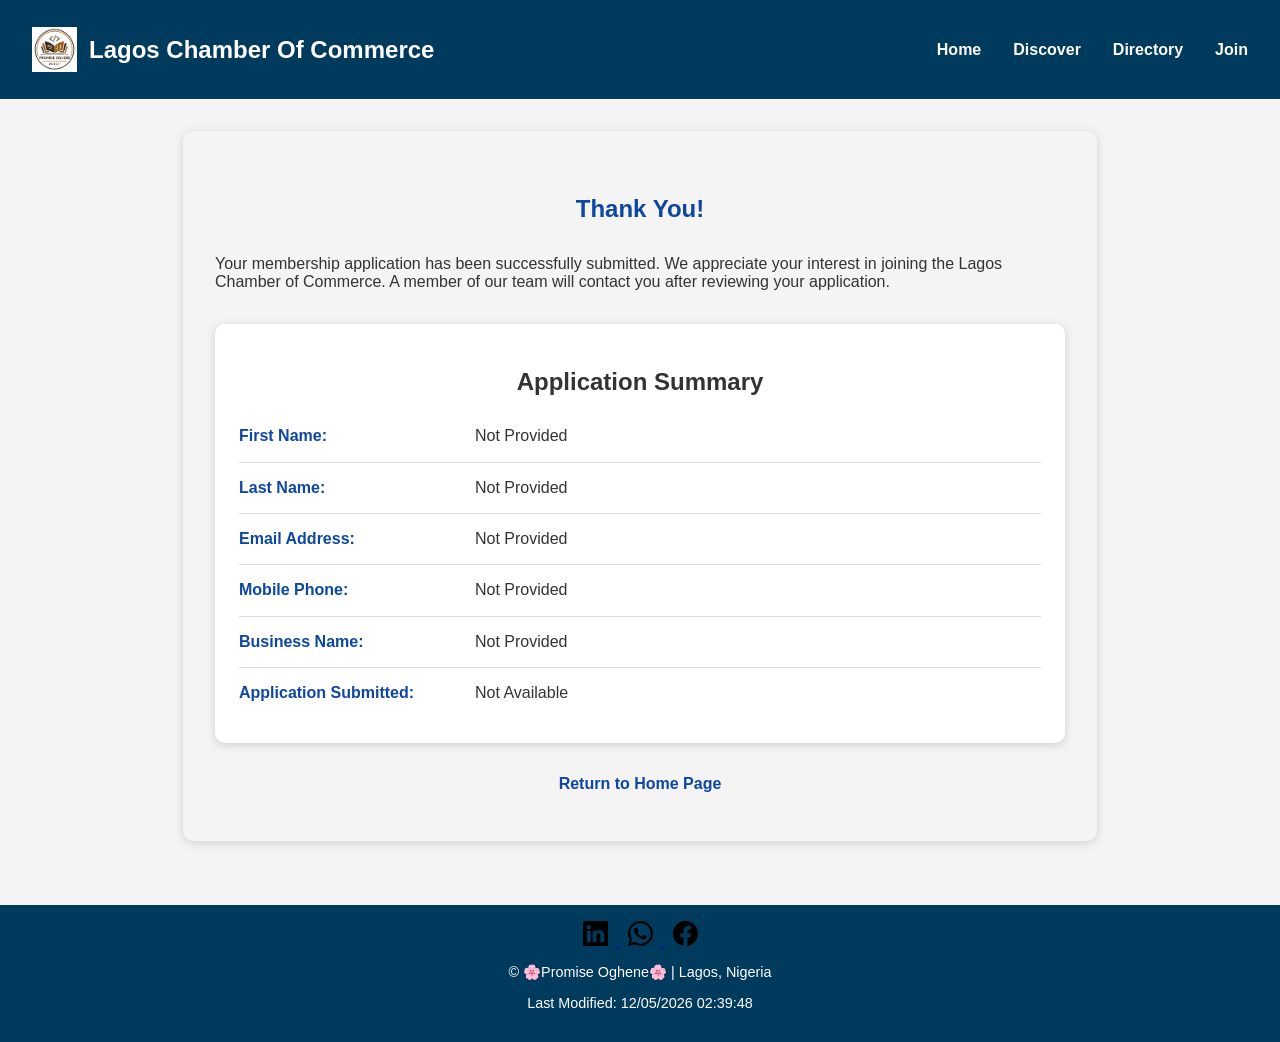
<file: chamber/thankyou.html>
<!DOCTYPE html>
<html lang="en">
<head>
    <meta charset="UTF-8">
    <meta name="viewport" content="width=device-width, initial-scale=1.0">
    <meta name="description" content="Thank you for joining the Lagos Chamber of Commerce">

    <title>Application Received | Lagos Chamber of Commerce</title>

     <!-- Favicon (located in images folder) -->
  <link rel="icon" type="image/png" sizes="32x32" href="images/favicon_2.png">
  <link rel="apple-touch-icon" sizes="180x180" href="images/apple-touch-icon.png">

<link rel="stylesheet" href="styles/normalize.css">
<!-- Shared site styles -->
<link rel="stylesheet" href="styles/directory-small.css">
<link rel="stylesheet" href="styles/directory-large.css">
<!-- Join page styles -->
<link rel="stylesheet" href="styles/join-small.css">
<link rel="stylesheet" href="styles/join-large.css">
<script type="module" src="scripts/thankyou.js"></script>
</head>

<body>

<header>
    <div class="favicon">
      <img src="images/logo.png" alt="Chamber of Commerce Logo">
      <h2>Lagos Chamber Of Commerce</h2>
    </div>

    <nav>
      <ul class="nav-links">
        <li><a href="index.html">Home</a></li>
        <li><a href="discover.html">Discover</a></li>
        <li><a href="directory.html">Directory</a></li>
        <li><a href="join.html">Join</a></li>
      </ul>
    </nav>

    <button id="menu" aria-label="Menu">&#9776;</button>
  </header>
<main>

<section class="thankyou">

<h1>Thank You!</h1>

<p>
Your membership application has been successfully submitted.
We appreciate your interest in joining the Lagos Chamber of Commerce.
A member of our team will contact you after reviewing your application.
</p>

<div class="application-summary">

<h2>Application Summary</h2>

<div class="summary-item">
<strong>First Name:</strong>
<span id="firstName"></span>
</div>

<div class="summary-item">
<strong>Last Name:</strong>
<span id="lastName"></span>
</div>

<div class="summary-item">
<strong>Email Address:</strong>
<span id="email"></span>
</div>

<div class="summary-item">
<strong>Mobile Phone:</strong>
<span id="phone"></span>
</div>

<div class="summary-item">
<strong>Business Name:</strong>
<span id="organization"></span>
</div>

<div class="summary-item">
<strong>Application Submitted:</strong>
<span id="timestamp"></span>
</div>

</div>

<p class="return-home">
<a href="index.html">Return to Home Page</a>
</p>

</section>

</main>

<footer>
     <div class="social">
      <a href="https://www.linkedin.com/in/promise-oghene-57b800298" target="_blank" aria-label="LinkedIn">
        <img src="images/linkedin.svg" alt="LinkedIn icon">
      </a>
      <a href="whatsapp.com/promise_oghene" target="_blank" aria-label="whatsapp">
        <img src="images/whatsapp.svg" alt="whatsapp icon">
      </a>
      <a href="https://www.facebook.com/promise_oghene" target="_blank" aria-label="facebook Logo">
        <img src="images/facebook_logo.svg" alt="facebook icon">
      </a>
    </div>

    <p>© <span id="currentyear"></span> 🌸Promise Oghene🌸 | Lagos, Nigeria</p>
    <p id="lastModified"></p>

  </footer>

</body>
</html>
</file>
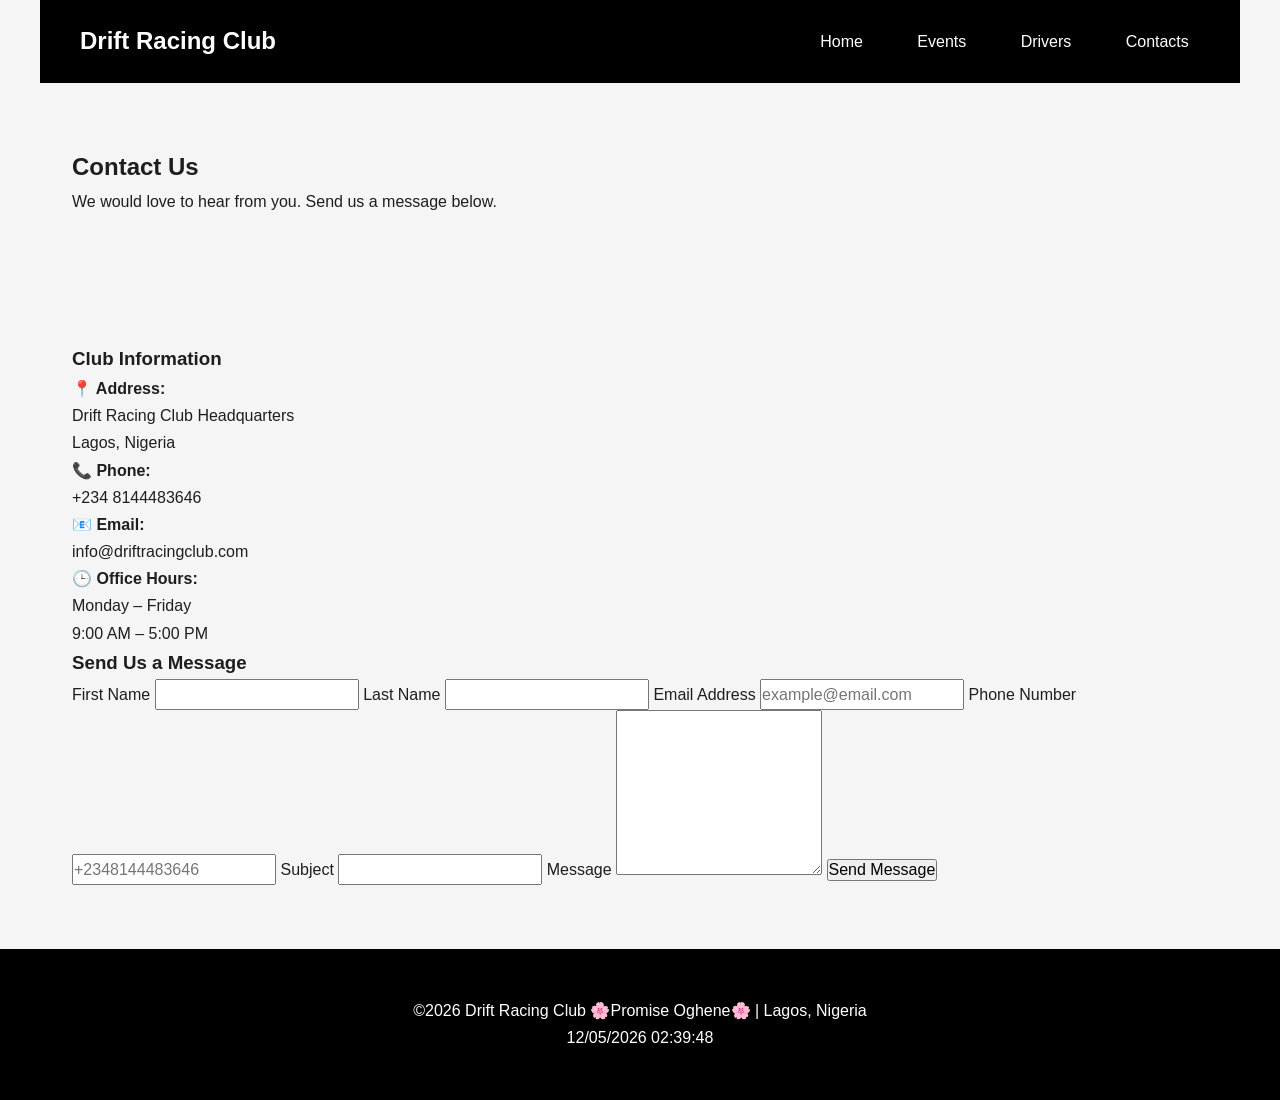
<file: final project/contacts.html>
<!DOCTYPE html>
<html lang="en">
<head>
    <meta charset="UTF-8">
    <meta name="viewport" content="width=device-width, initial-scale=1.0">
    <meta name="description" content="Contact Drift Racing Club">
    <meta name="author" content="Promise Oghene">

    <meta property="og:title" content="Drift Racing Club">
    <meta property="og:description" content="Join Drift Racing Club to explore professional drift events, featured drivers, racing cars, safety tips, and club activities.">
    <meta property="og:type" content="website">
    <meta property="og:url" content="https://promisecaring.github.io/wdd231/final/project/">
    <meta property="og:image" content="https://promisecaring.github.io/wdd231/final/project/images/car-racing1.jpg">
    <meta property="og:image:alt" content="Professional drift racing car performing a drift">    <!-- Favicon -->


    <link rel="icon" href="images/favicon_2.png" type="image/png" sizes="32x32">

    <link rel="stylesheet" href="styles/normalize.css">
    <link rel="stylesheet" href="styles/small.css">
    <link rel="stylesheet" href="styles/large.css">
    
    <script src="scripts/navigation.js" defer></script>
    <script src="scripts/footer.js" defer></script>
    <script src="scripts/events.js" defer></script>
    <script src="scripts/main.js" defer></script>
        
    <script src="scripts/drivers.js" defer></script>
    <script src="scripts/contacts.js" defer></script>
</head>

<body>

<header>

    <div class="logo">
        <i class="fa-solid fa-flag-checkered"></i>
        <span>Drift Racing Club</span>
    </div>

    <button id="menuButton"
            aria-label="Open Navigation Menu">
        ☰
    </button>

    <nav id="navigation">

        <ul>

            <li>
                <a href="index.html"
                   class="none">
                   Home
                </a>
            </li>

            <li>
                <a href="events.html">
                    Events
                </a>
            </li>

            <li>
                <a href="drivers.html">
                    Drivers
                </a>
            </li>

            <li>
                <a href="contacts.html">
                    Contacts
                </a>
            </li>

        </ul>

    </nav>

</header>

<main>

    <section class="page-banner">
        <h2>Contact Us</h2>
        <p>We would love to hear from you. Send us a message below.</p>
    </section>

    <section class="contact-container">

        <div class="contact-info">
            <h3>Club Information</h3>

            <p><strong>📍 Address:</strong><br>
            Drift Racing Club Headquarters<br>
            Lagos, Nigeria</p>

            <p><strong>📞 Phone:</strong><br>
            +234 8144483646</p>

            <p><strong>📧 Email:</strong><br>
            info@driftracingclub.com</p>

            <p><strong>🕒 Office Hours:</strong><br>
            Monday – Friday<br>
            9:00 AM – 5:00 PM</p>
        </div>

        <div class="contact-form">

            <h3>Send Us a Message</h3>

            <form action="thankyou.html" method="get">

                <label for="fname">
                    First Name
                    <input
                        type="text"
                        id="fname"
                        name="fname"
                        required
                        autocomplete="given-name">
                </label>

                <label for="lname">
                    Last Name
                    <input
                        type="text"
                        id="lname"
                        name="lname"
                        required
                        autocomplete="family-name">
                </label>

                <label for="email">
                    Email Address
                    <input
                        type="email"
                        id="email"
                        name="email"
                        required
                        autocomplete="email"
                        placeholder="example@email.com">
                </label>

                <label for="phone">
                    Phone Number
                    <input
                        type="tel"
                        id="phone"
                        name="phone"
                        autocomplete="tel"
                        placeholder="+2348144483646">
                </label>

                <label for="subject">
                    Subject
                    <input
                        type="text"
                        id="subject"
                        name="subject"
                        required>
                </label>

                <label for="message">
                    Message
                    <textarea
                        id="message"
                        name="message"
                        rows="6"
                        required></textarea>
                </label>

                <input
                    type="submit"
                    value="Send Message"
                    class="submit-btn">

            </form>

        </div>

    </section>

</main>

<footer>
    <p>
       <p>©2026 <span id="currentyear"></span> Drift Racing Club 🌸Promise Oghene🌸 | Lagos, Nigeria</p>
        
    </p>

    <p id="lastModified"></p>
</footer>

</body>
</html>
</file>
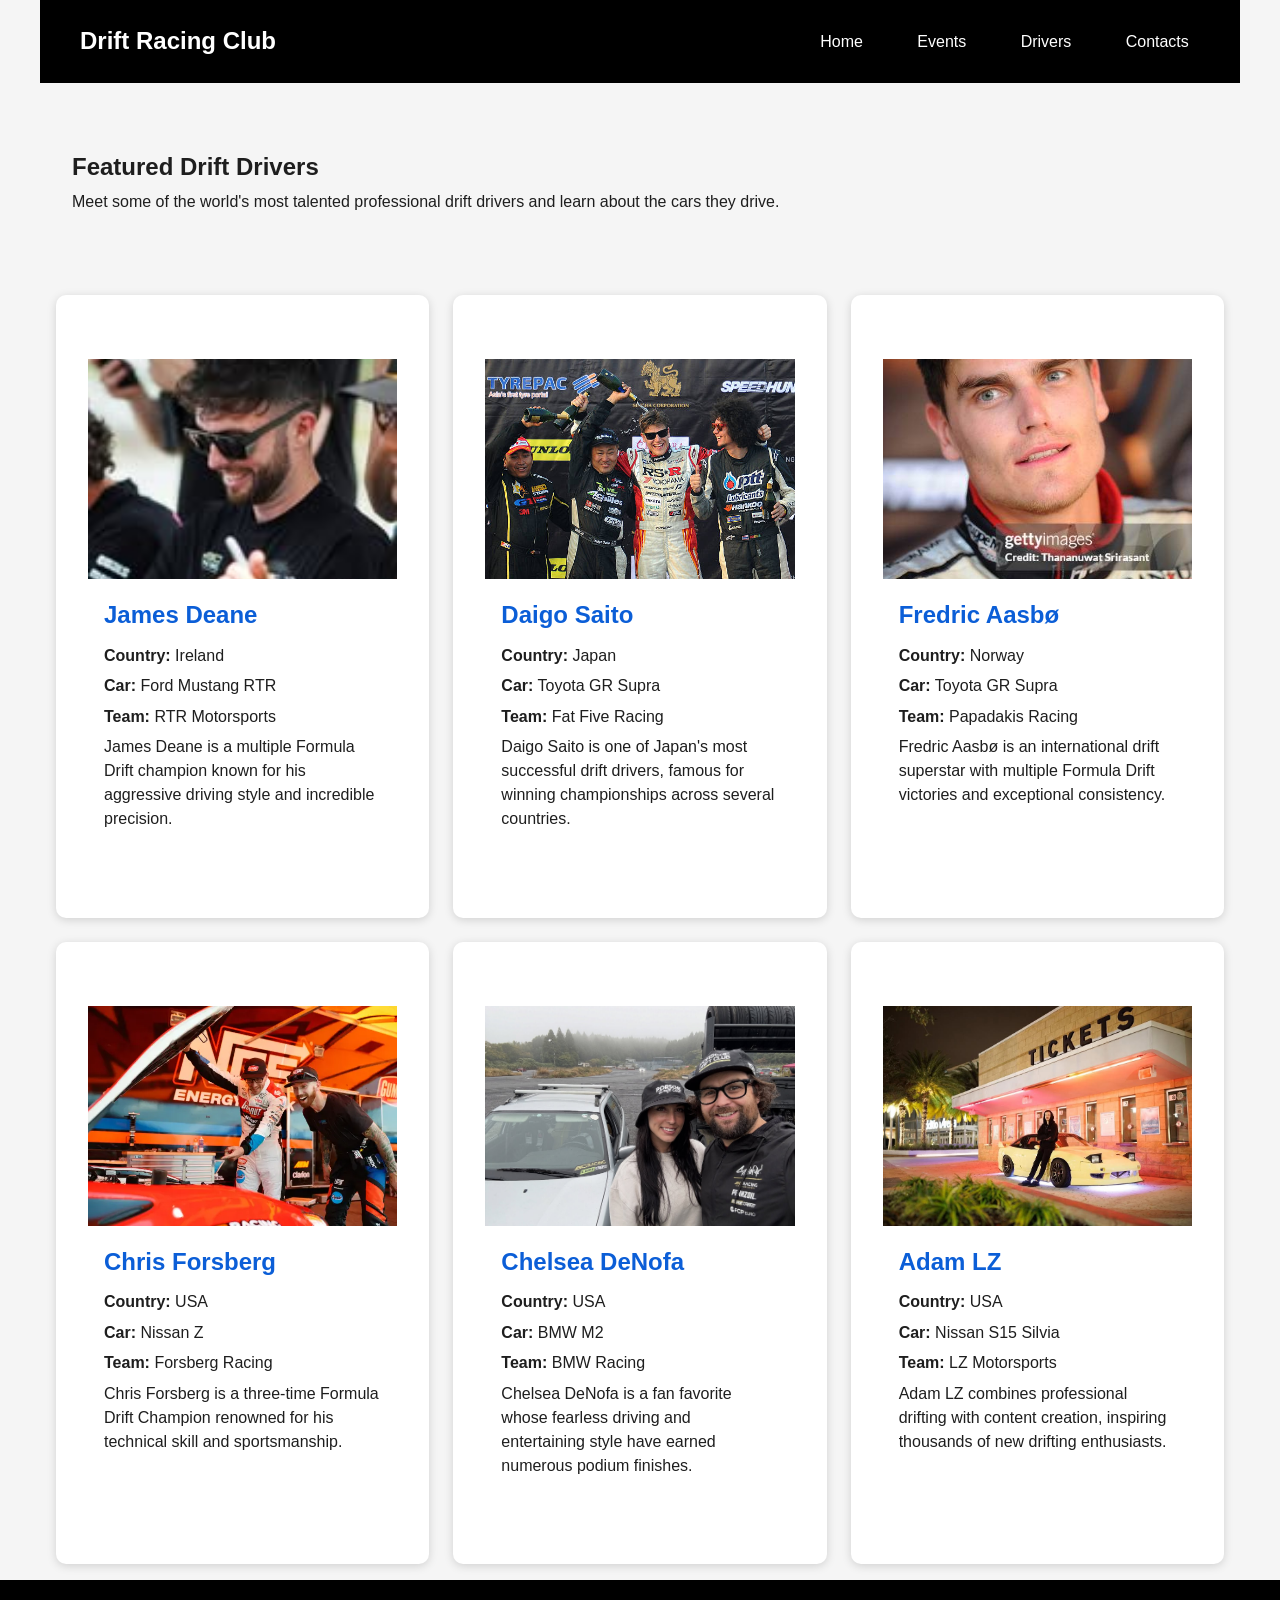
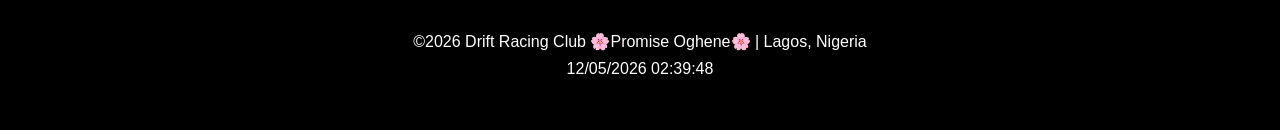
<file: final project/drivers.html>
<!DOCTYPE html>
<html lang="en">
<head>
    <meta charset="UTF-8">
    <meta name="viewport" content="width=device-width, initial-scale=1.0">
    <meta name="description" content="Meet the professional drivers of Drift Racing Club.">
    <meta name="author" content="Promise Oghene">

    <meta property="og:title" content="Drift Racing Club">
    <meta property="og:description" content="Join Drift Racing Club to explore professional drift events, featured drivers, racing cars, safety tips, and club activities.">
    <meta property="og:type" content="website">
    <meta property="og:url" content="https://promisecaring.github.io/wdd231/final/project/">
    <meta property="og:image" content="https://promisecaring.github.io/wdd231/final/project/images/car-racing1.jpg">
    <meta property="og:image:alt" content="Professional drift racing car performing a drift">    <!-- Favicon -->


     <link rel="icon" href="images/favicon_2.png" type="image/png" sizes="32x32">

    <link rel="stylesheet" href="styles/normalize.css">
    <link rel="stylesheet" href="styles/small.css">
    <link rel="stylesheet" href="styles/large.css">
    
    <script src="scripts/navigation.js" defer></script>
    <script src="scripts/footer.js" defer></script>
    <script src="scripts/events.js" defer></script>
    <script src="scripts/main.js" defer></script>
        
    <script src="scripts/drivers.js" defer></script>
    <script src="scripts/contacts.js" defer></script>
</head>

<body>

<header>

    <div class="logo">
        <i class="fa-solid fa-flag-checkered"></i>
        <span>Drift Racing Club</span>
    </div>

    <button id="menuButton"
            aria-label="Open Navigation Menu">
        ☰
    </button>

    <nav id="navigation">

        <ul>

            <li>
                <a href="index.html"
                   class="none">
                   Home
                </a>
            </li>

            <li>
                <a href="events.html">
                    Events
                </a>
            </li>

            <li>
                <a href="drivers.html">
                    Drivers
                </a>
            </li>

            <li>
                <a href="contacts.html">
                    Contacts
                </a>
            </li>

        </ul>

    </nav>

</header>

<main>

    <section class="page-banner">
        <h2>Featured Drift Drivers</h2>
        <p>
            Meet some of the world's most talented professional drift drivers and
            learn about the cars they drive.
        </p>
    </section>

    <section id="drivers-container" class="drivers-grid">
        <!-- Driver cards will be loaded here by drivers.js -->
    </section>

</main>

<footer>
    <p>
        <p>©2026 <span id="currentyear"></span> Drift Racing Club 🌸Promise Oghene🌸 | Lagos, Nigeria</p>

    <p id="lastModified"></p>
</footer>

</body>
</html>
</file>
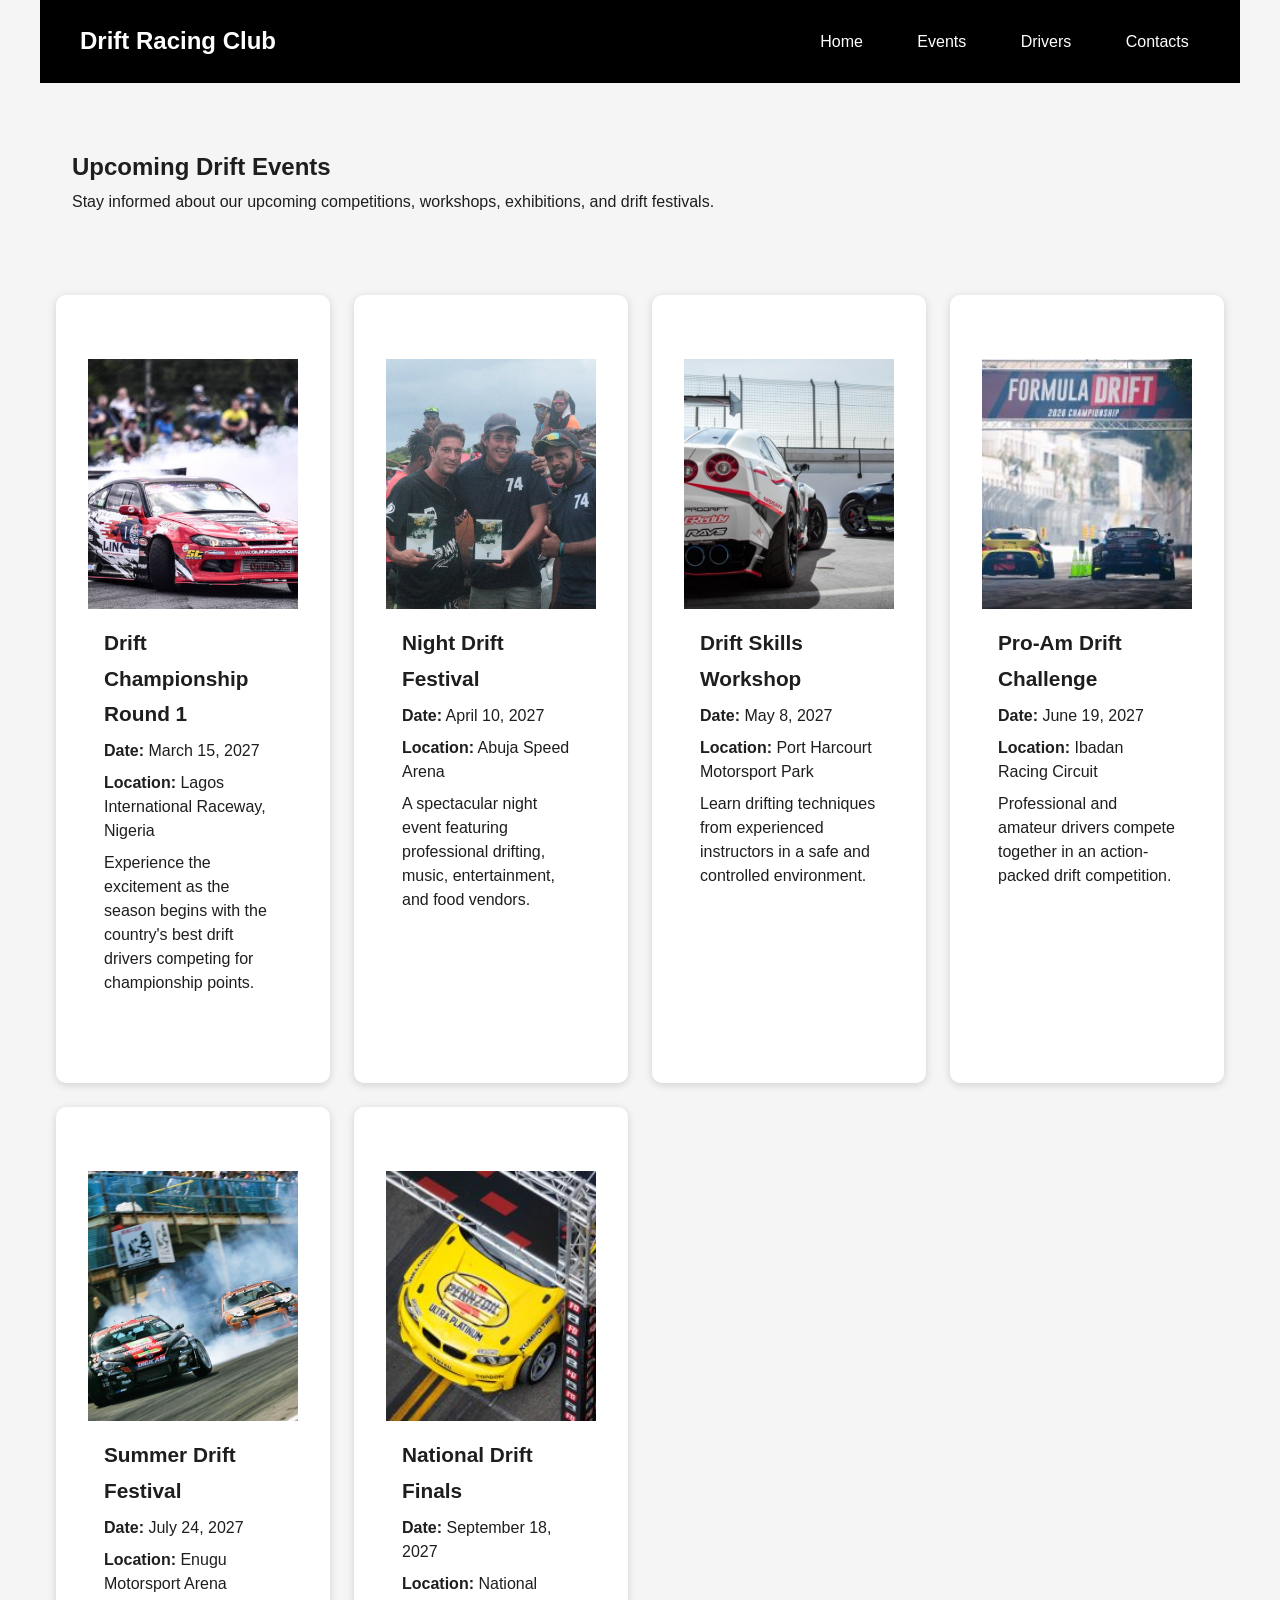
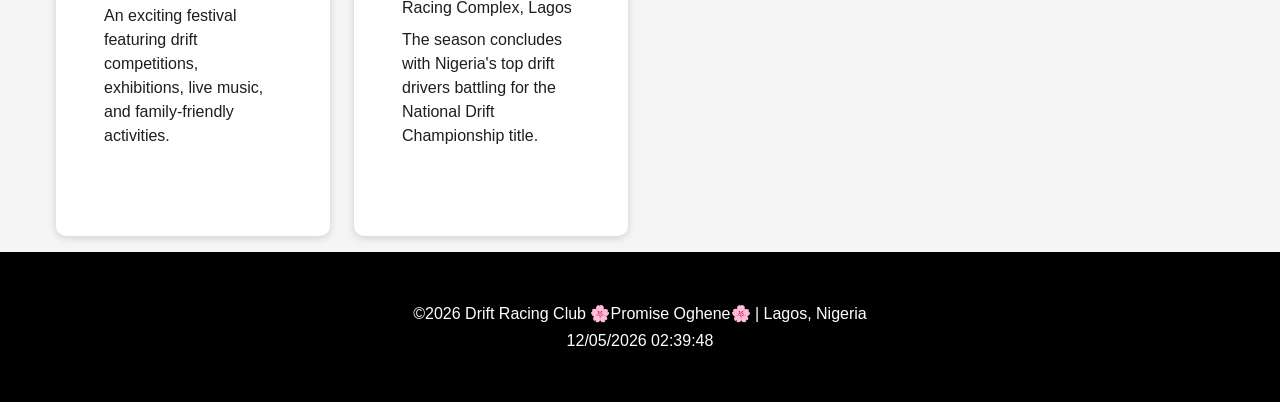
<file: final project/events.html>
<!DOCTYPE html>
<html lang="en">
<head>
    <meta charset="UTF-8">
    <meta name="viewport" content="width=device-width, initial-scale=1.0">
    <meta name="description" content="Upcoming drift racing events hosted by Drift Racing Club.">
    <meta name="author" content="Promise Oghene">

    

    <meta property="og:title" content="Drift Racing Club">
    <meta property="og:description" content="Join Drift Racing Club to explore professional drift events, featured drivers, racing cars, safety tips, and club activities.">
    <meta property="og:type" content="website">
    <meta property="og:url" content="https://promisecaring.github.io/wdd231/final/project/">
    <meta property="og:image" content="https://promisecaring.github.io/wdd231/final/project/images/car-racing1.jpg">
    <meta property="og:image:alt" content="Professional drift racing car performing a drift">    <!-- Favicon -->


<link rel="icon" href="images/favicon_2.png" type="image/png" sizes="32x32">

<link rel="stylesheet" href="styles/normalize.css">
<link rel="stylesheet" href="styles/small.css">
<link rel="stylesheet" href="styles/large.css">    
    
    <script src="scripts/navigation.js" defer></script>
    <script src="scripts/footer.js" defer></script>
    <script src="scripts/events.js" defer></script>
    <script src="scripts/main.js" defer></script>
        
    <script src="scripts/drivers.js" defer></script>
    <script src="scripts/contacts.js" defer></script>
</head>

<body>

<header>

    <div class="logo">
        <i class="fa-solid fa-flag-checkered"></i>
        <span>Drift Racing Club</span>
    </div>

    <button id="menuButton"
            aria-label="Open Navigation Menu">
        ☰
    </button>

    <nav id="navigation">

        <ul>

            <li>
                <a href="index.html"
                   class="none">
                   Home
                </a>
            </li>

            <li>
                <a href="events.html">
                    Events
                </a>
            </li>

            <li>
                <a href="drivers.html">
                    Drivers
                </a>
            </li>

            <li>
                <a href="contacts.html">
                    Contacts
                </a>
            </li>

        </ul>

    </nav>

</header>

<main>

    <section class="page-banner">
        <h2>Upcoming Drift Events</h2>
        <p>
            Stay informed about our upcoming competitions, workshops,
            exhibitions, and drift festivals.
        </p>
    </section>

    <section id="events-container" class="events-grid">
        <!-- Event cards will be inserted here by events.js -->
    </section>

</main>

<footer>
    <p>©2026 <span id="currentyear"></span> Drift Racing Club 🌸Promise Oghene🌸 | Lagos, Nigeria</p>
    <p id="lastModified"></p>
</footer>

</body>
</html>
</file>
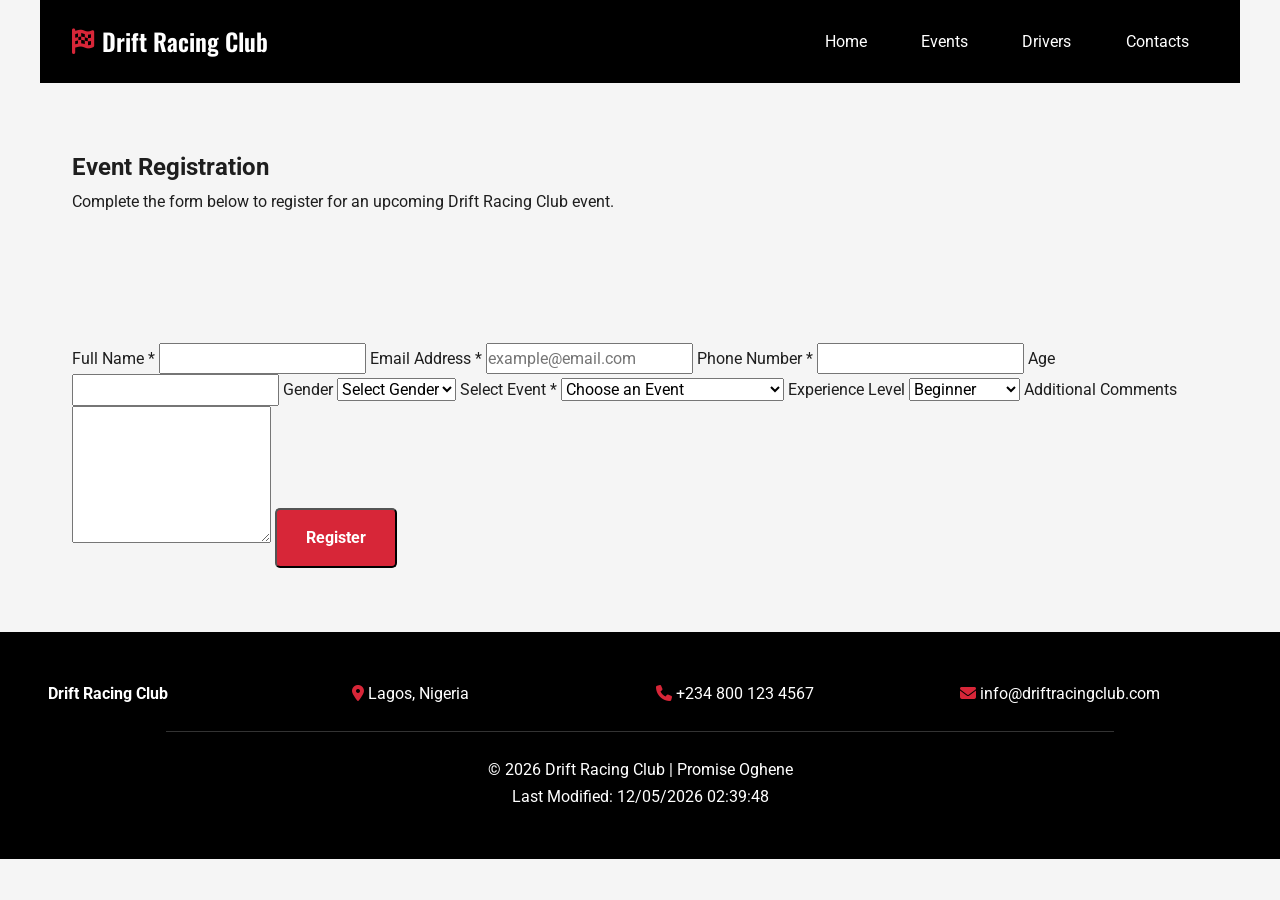
<file: final project/register.html>
<!DOCTYPE html>
<html lang="en">
<head>
    <meta charset="UTF-8">
    <meta name="viewport" content="width=device-width, initial-scale=1.0">

    <title>Register | Drift Racing Club</title>

    <meta name="description" content="Register for Drift Racing Club events.">
    <meta name="author" content="Promise Oghene">

    <link rel="icon" href="images/favicon_2.png" type="image/png">

    <!-- Google Fonts -->
    <link rel="preconnect" href="https://fonts.googleapis.com">
    <link rel="preconnect" href="https://fonts.gstatic.com" crossorigin>

    <link href="https://fonts.googleapis.com/css2?family=Oswald:wght@400;500;600;700&family=Roboto:wght@300;400;500;700&display=swap" rel="stylesheet">

    <!-- Font Awesome -->
    <link rel="stylesheet"
          href="https://cdnjs.cloudflare.com/ajax/libs/font-awesome/6.6.0/css/all.min.css">

    <!-- CSS -->
    <link rel="stylesheet" href="styles/normalize.css">
    <link rel="stylesheet" href="styles/small.css">
    <link rel="stylesheet" href="styles/large.css">

    <!-- JavaScript -->
    <script src="scripts/navigation.js" defer></script>
    <script src="scripts/footer.js" defer></script>
</head>

<body>

<header>

    <div class="logo">
        <i class="fa-solid fa-flag-checkered"></i>
        <span>Drift Racing Club</span>
    </div>

    <button id="menuButton" aria-label="Open Navigation Menu">
        ☰
    </button>

    <nav id="navigation">
        <ul>
            <li><a href="index.html">Home</a></li>
            <li><a href="events.html">Events</a></li>
            <li><a href="drivers.html">Drivers</a></li>
            <li><a href="contacts.html">Contacts</a></li>
        </ul>
    </nav>

</header>

<main>

<section class="page-banner">
    <h1>Event Registration</h1>
    <p>Complete the form below to register for an upcoming Drift Racing Club event.</p>
</section>

<section class="registration">

<form action="thankyou.html" method="get">

    <label for="fname">Full Name *</label>
    <input
        type="text"
        id="fname"
        name="fullname"
        required>

    <label for="email">Email Address *</label>
    <input
        type="email"
        id="email"
        name="email"
        placeholder="example@email.com"
        required>

    <label for="phone">Phone Number *</label>
    <input
        type="tel"
        id="phone"
        name="phone"
        required>

    <label for="age">Age</label>
    <input
        type="number"
        id="age"
        name="age"
        min="16">

    <label for="gender">Gender</label>
    <select id="gender" name="gender">

        <option value="">Select Gender</option>
        <option>Male</option>
        <option>Female</option>

    </select>

    <label for="event">Select Event *</label>

    <select id="event" name="event" required>

        <option value="">Choose an Event</option>

        <option>Drift Championship Round 1</option>
        <option>Night Drift Festival</option>
        <option>Drift Skills Workshop</option>
        <option>Pro-Am Drift Challenge</option>
        <option>Summer Drift Festival</option>
        <option>National Drift Finals</option>

    </select>

    <label for="experience">Experience Level</label>

    <select id="experience" name="experience">

        <option>Beginner</option>
        <option>Intermediate</option>
        <option>Professional</option>

    </select>

    <label for="comments">Additional Comments</label>

    <textarea
        id="comments"
        name="comments"
        rows="5"></textarea>

    <input
        class="btn submit-btn"
        type="submit"
        value="Register">

</form>

</section>

</main>

<footer>

    <div class="footer-content">

        <p><strong>Drift Racing Club</strong></p>

        <p>
            <i class="fa-solid fa-location-dot"></i>
            Lagos, Nigeria
        </p>

        <p>
            <i class="fa-solid fa-phone"></i>
            +234 800 123 4567
        </p>

        <p>
            <i class="fa-solid fa-envelope"></i>
            info@driftracingclub.com
        </p>

    </div>

    <hr>

    <p>
        © <span id="currentYear"></span>
        Drift Racing Club | Promise Oghene
    </p>

    <p>
        Last Modified:
        <span id="lastModified"></span>
    </p>

</footer>

</body>
</html>
</file>
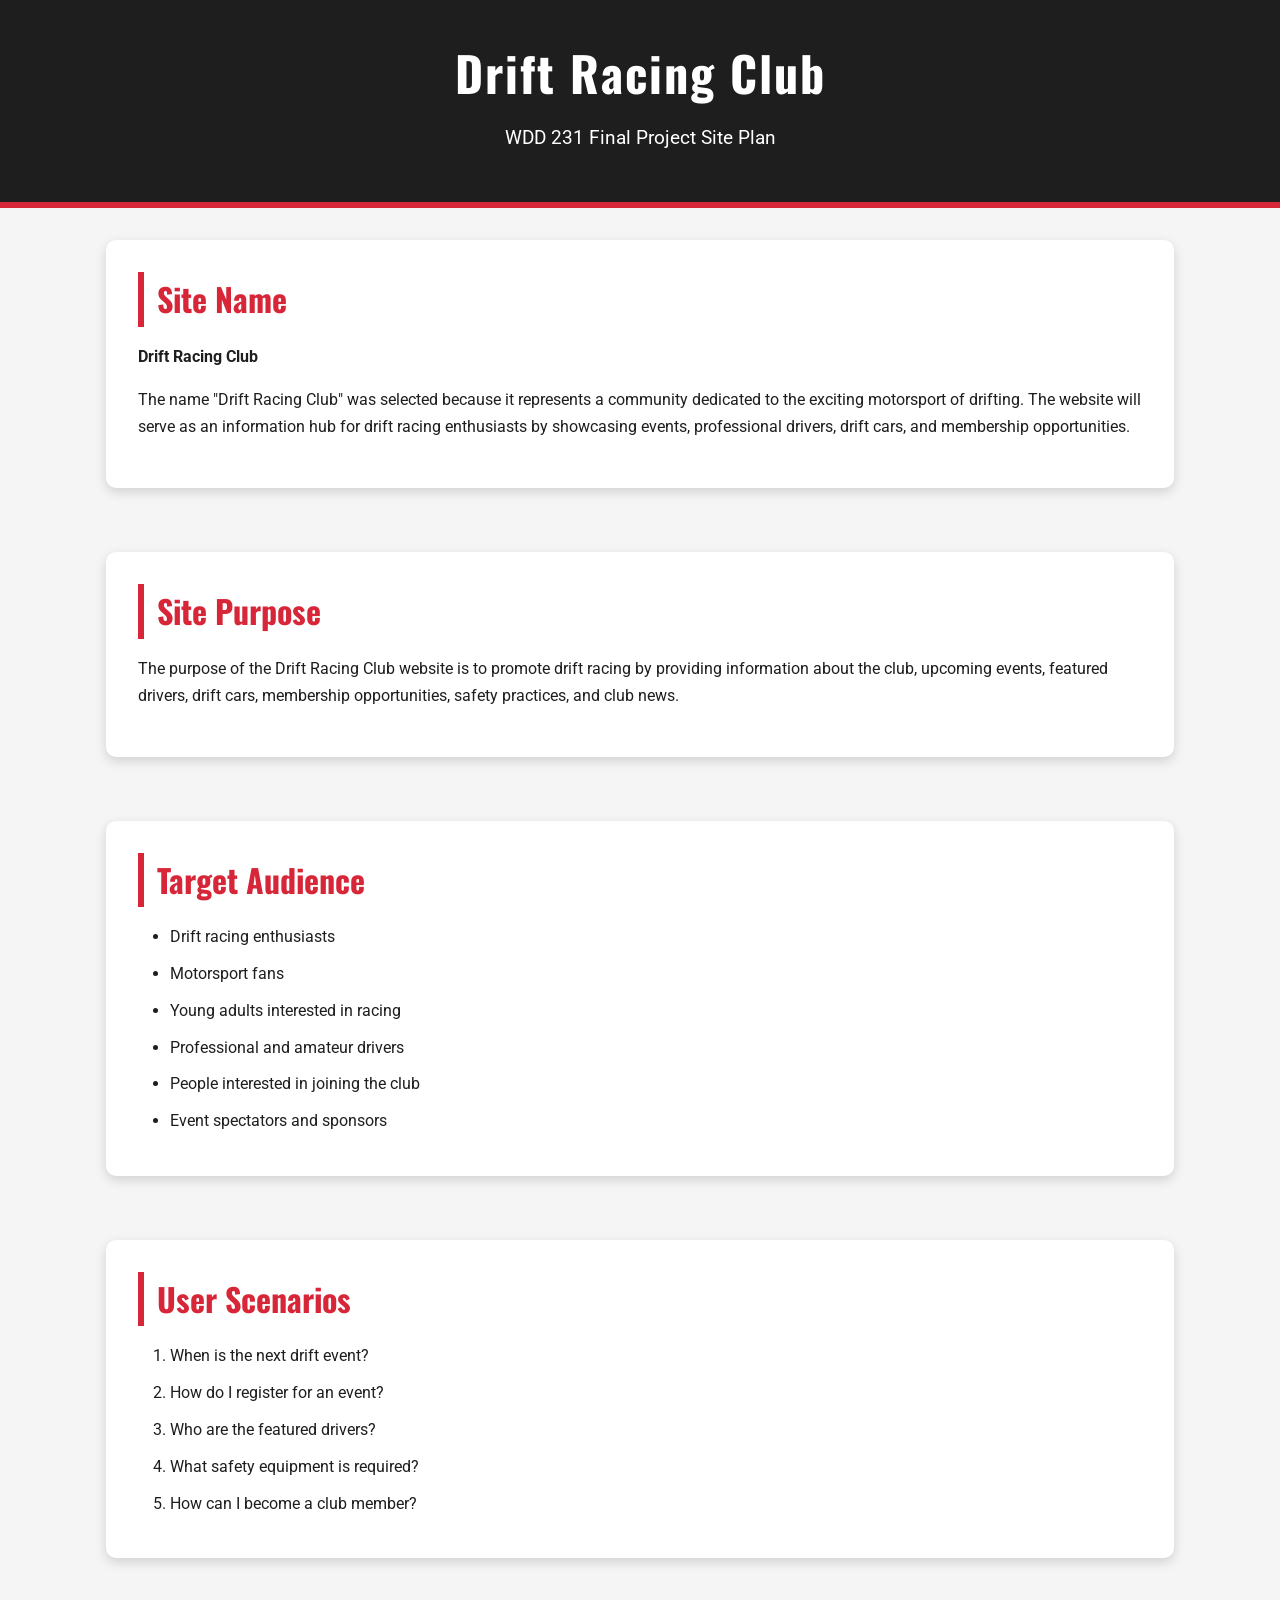
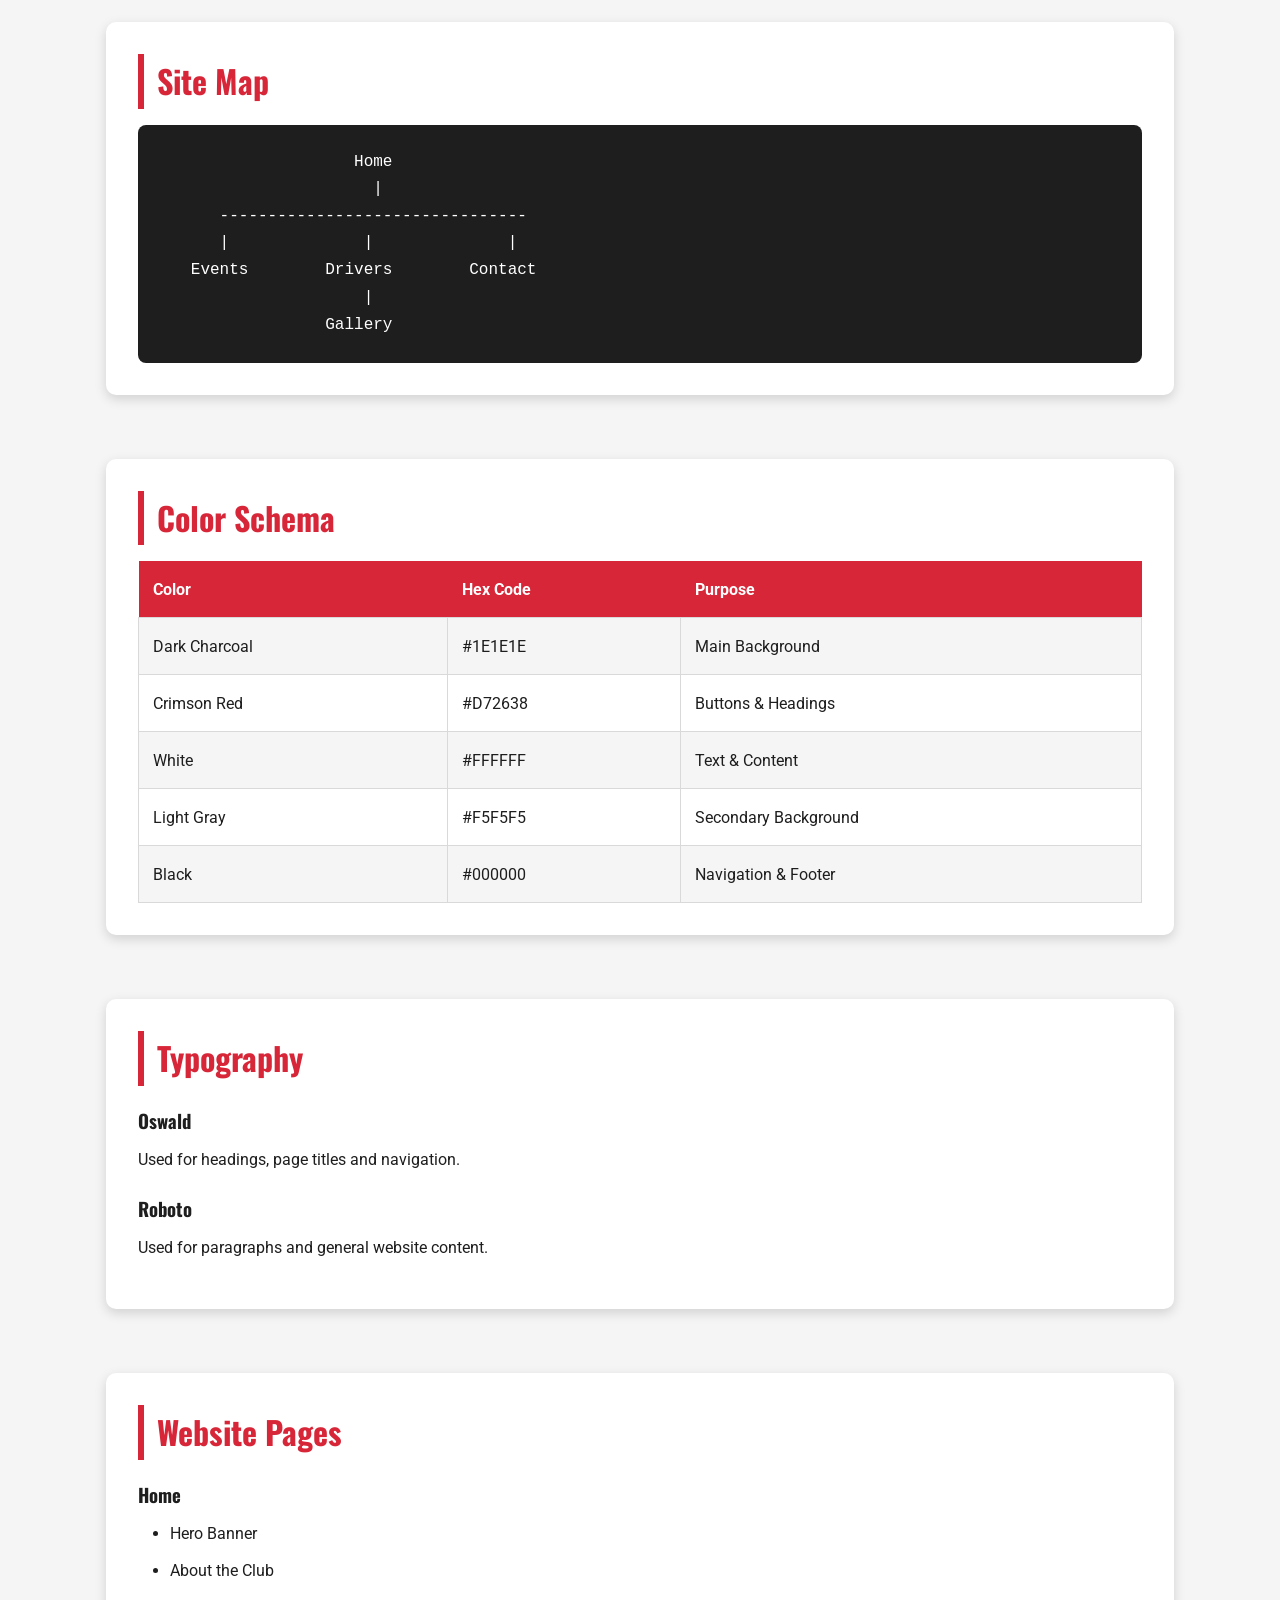
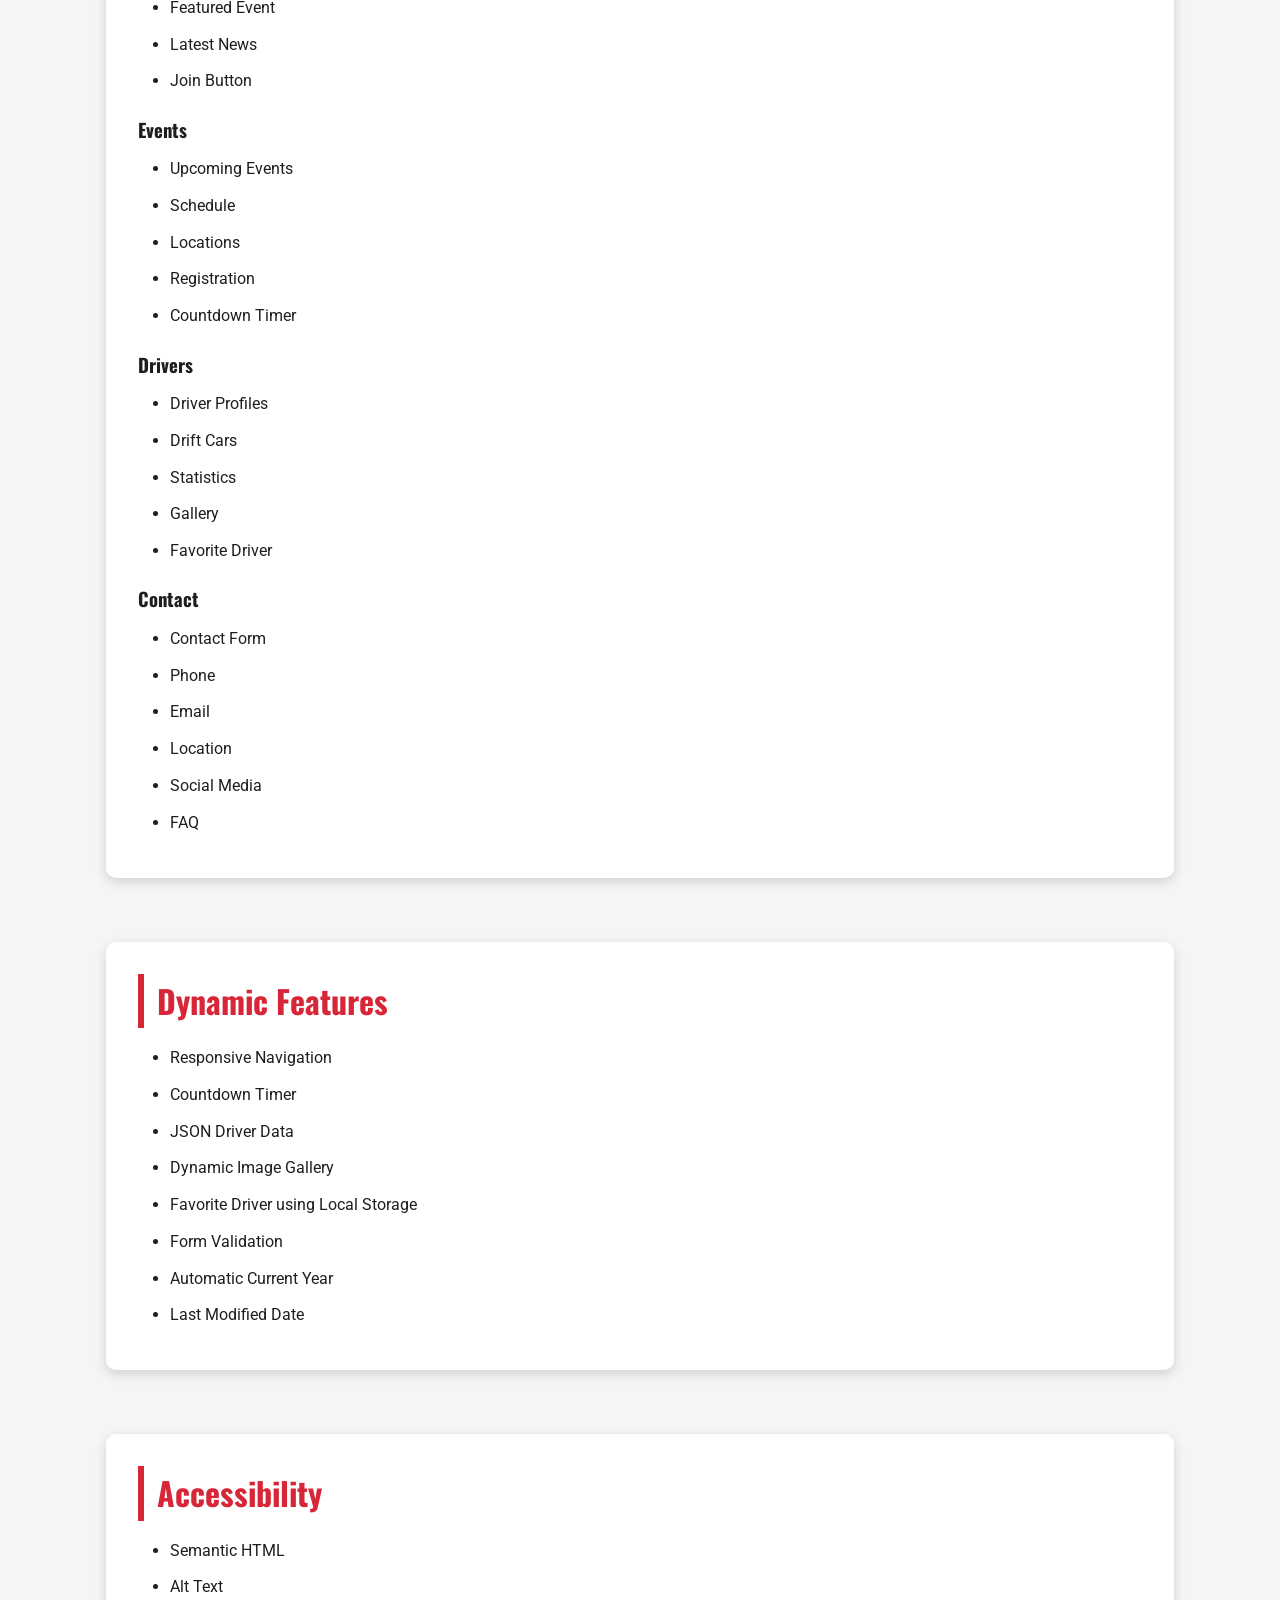
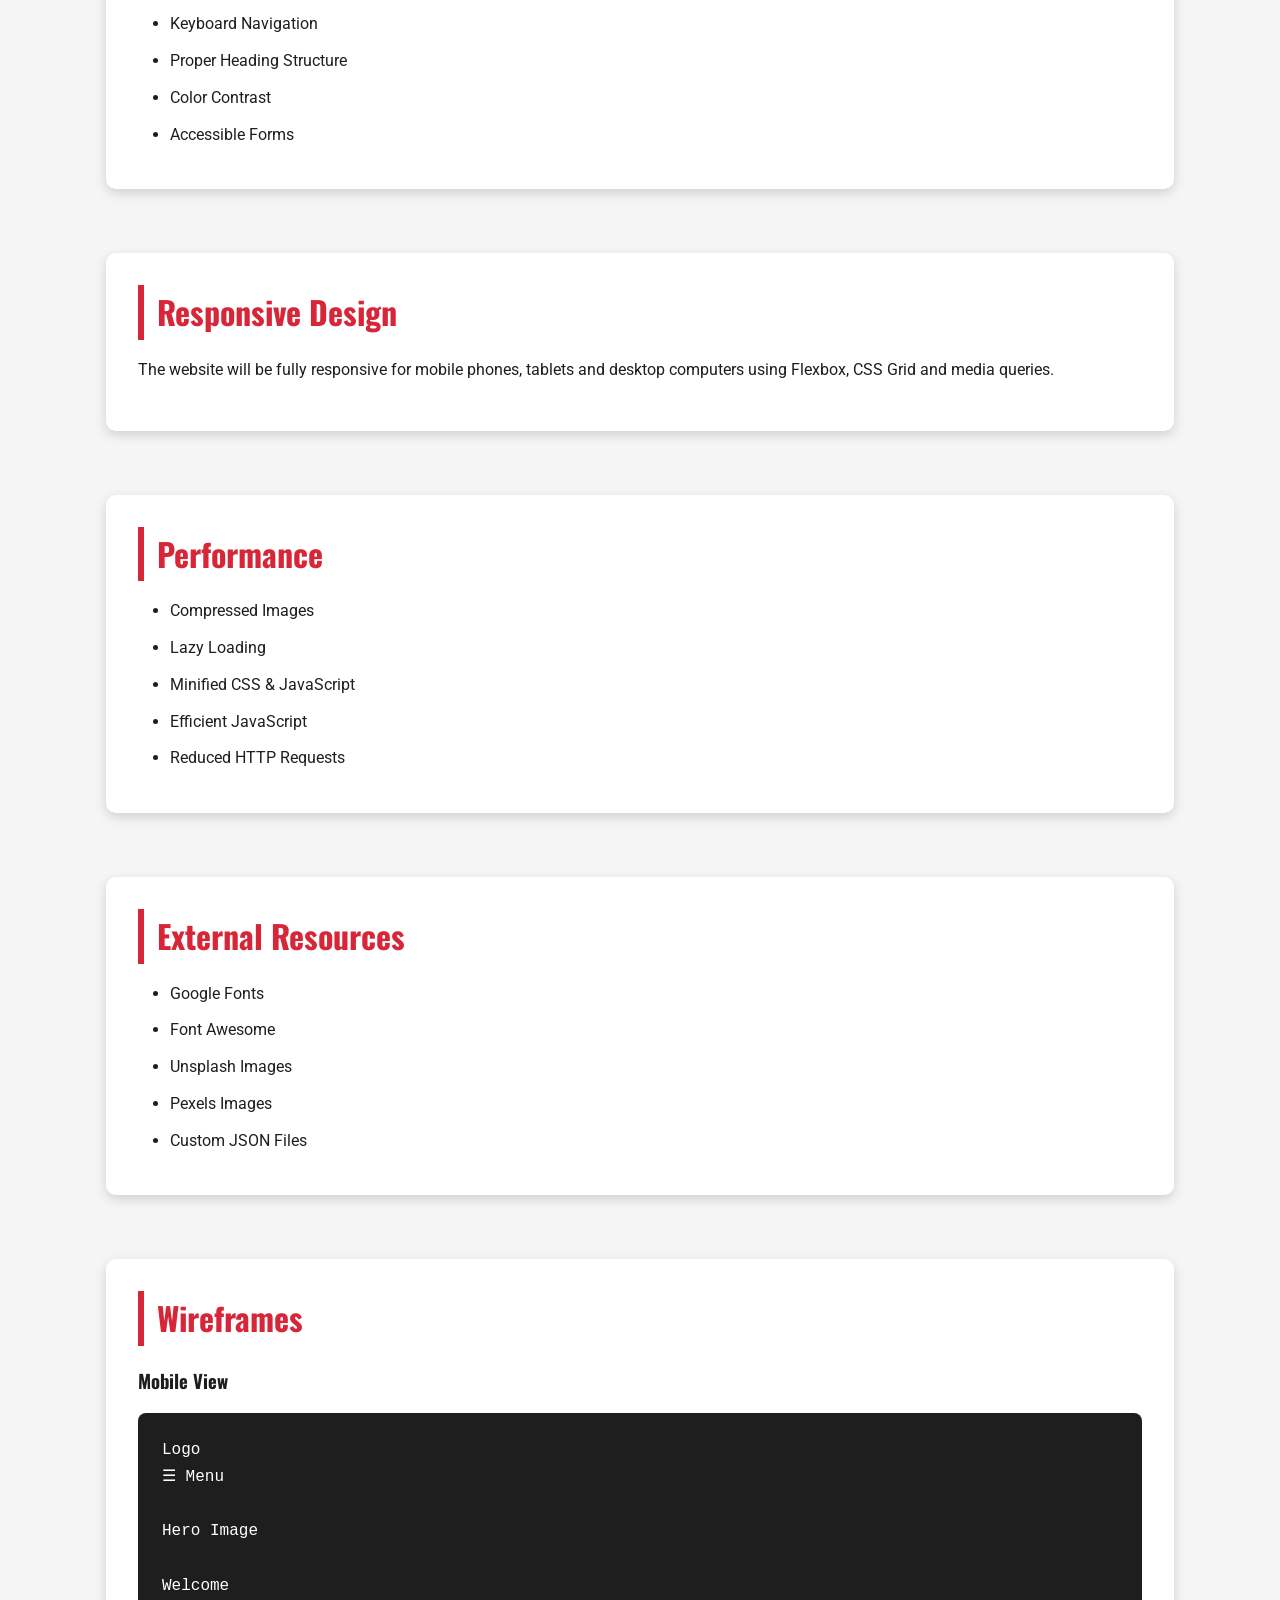
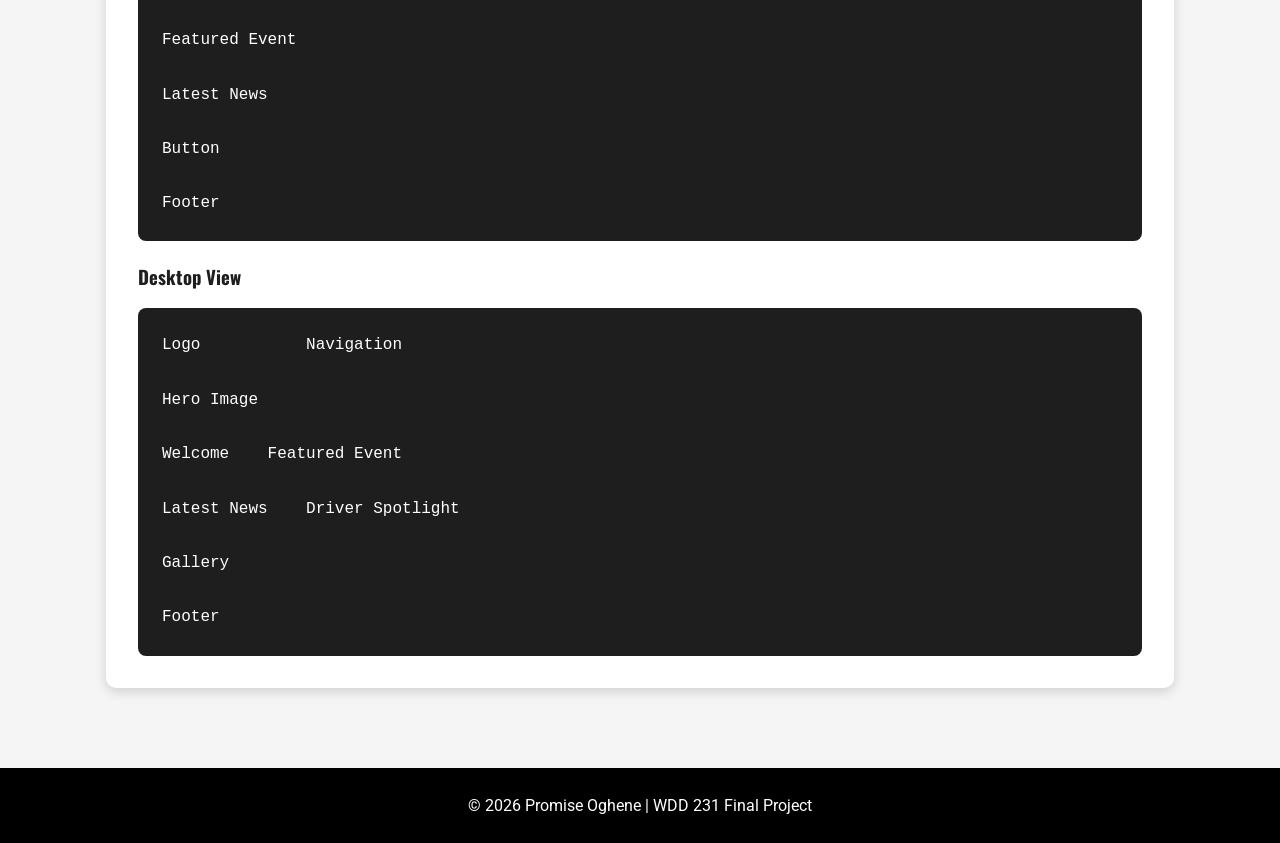
<file: final project/site-plan.html>
<!DOCTYPE html>
<html lang="en">
<head>
    <meta charset="UTF-8">
    <meta name="viewport" content="width=device-width, initial-scale=1.0">
    <meta name="description" content="Site Plan for the Drift Racing Club website">
    <meta name="author" content="Promise Oghene">
    <title>Drift Racing Club | Site Plan</title>

    <!-- Google Fonts -->
    <link rel="preconnect" href="https://fonts.googleapis.com">
    <link rel="preconnect" href="https://fonts.gstatic.com" crossorigin>
    <link href="https://fonts.googleapis.com/css2?family=Oswald:wght@400;600&family=Roboto:wght@300;400;500&display=swap" rel="stylesheet">

    <link rel="stylesheet" href="styles/site-plan.css">
</head>

<body>

<header>
    <h1>Drift Racing Club</h1>
    <p>WDD 231 Final Project Site Plan</p>
</header>

<main>

<section>
    <h2>Site Name</h2>
    <p><strong>Drift Racing Club</strong></p>

    <p>
        The name "Drift Racing Club" was selected because it represents a
        community dedicated to the exciting motorsport of drifting.
        The website will serve as an information hub for drift racing
        enthusiasts by showcasing events, professional drivers,
        drift cars, and membership opportunities.
    </p>
</section>

<section>
    <h2>Site Purpose</h2>

    <p>
        The purpose of the Drift Racing Club website is to promote drift
        racing by providing information about the club, upcoming events,
        featured drivers, drift cars, membership opportunities, safety
        practices, and club news.
    </p>
</section>

<section>
    <h2>Target Audience</h2>

    <ul>
        <li>Drift racing enthusiasts</li>
        <li>Motorsport fans</li>
        <li>Young adults interested in racing</li>
        <li>Professional and amateur drivers</li>
        <li>People interested in joining the club</li>
        <li>Event spectators and sponsors</li>
    </ul>
</section>

<section>
    <h2>User Scenarios</h2>

    <ol>
        <li>When is the next drift event?</li>
        <li>How do I register for an event?</li>
        <li>Who are the featured drivers?</li>
        <li>What safety equipment is required?</li>
        <li>How can I become a club member?</li>
    </ol>
</section>

<section>
    <h2>Site Map</h2>

<pre>
                    Home
                      |
      --------------------------------
      |              |              |
   Events        Drivers        Contact
                     |
                 Gallery
</pre>

</section>

<section>

<h2>Color Schema</h2>

<table>

<tr>
<th>Color</th>
<th>Hex Code</th>
<th>Purpose</th>
</tr>

<tr>
<td>Dark Charcoal</td>
<td>#1E1E1E</td>
<td>Main Background</td>
</tr>

<tr>
<td>Crimson Red</td>
<td>#D72638</td>
<td>Buttons & Headings</td>
</tr>

<tr>
<td>White</td>
<td>#FFFFFF</td>
<td>Text & Content</td>
</tr>

<tr>
<td>Light Gray</td>
<td>#F5F5F5</td>
<td>Secondary Background</td>
</tr>

<tr>
<td>Black</td>
<td>#000000</td>
<td>Navigation & Footer</td>
</tr>

</table>

</section>

<section>

<h2>Typography</h2>

<h3>Oswald</h3>

<p>
Used for headings, page titles and navigation.
</p>

<h3>Roboto</h3>

<p>
Used for paragraphs and general website content.
</p>

</section>

<section>

<h2>Website Pages</h2>

<h3>Home</h3>

<ul>
<li>Hero Banner</li>
<li>About the Club</li>
<li>Featured Event</li>
<li>Latest News</li>
<li>Join Button</li>
</ul>

<h3>Events</h3>

<ul>
<li>Upcoming Events</li>
<li>Schedule</li>
<li>Locations</li>
<li>Registration</li>
<li>Countdown Timer</li>
</ul>

<h3>Drivers</h3>

<ul>
<li>Driver Profiles</li>
<li>Drift Cars</li>
<li>Statistics</li>
<li>Gallery</li>
<li>Favorite Driver</li>
</ul>

<h3>Contact</h3>

<ul>
<li>Contact Form</li>
<li>Phone</li>
<li>Email</li>
<li>Location</li>
<li>Social Media</li>
<li>FAQ</li>
</ul>

</section>

<section>

<h2>Dynamic Features</h2>

<ul>
<li>Responsive Navigation</li>
<li>Countdown Timer</li>
<li>JSON Driver Data</li>
<li>Dynamic Image Gallery</li>
<li>Favorite Driver using Local Storage</li>
<li>Form Validation</li>
<li>Automatic Current Year</li>
<li>Last Modified Date</li>
</ul>

</section>

<section>

<h2>Accessibility</h2>

<ul>
<li>Semantic HTML</li>
<li>Alt Text</li>
<li>Keyboard Navigation</li>
<li>Proper Heading Structure</li>
<li>Color Contrast</li>
<li>Accessible Forms</li>
</ul>

</section>

<section>

<h2>Responsive Design</h2>

<p>
The website will be fully responsive for mobile phones,
tablets and desktop computers using Flexbox,
CSS Grid and media queries.
</p>

</section>

<section>

<h2>Performance</h2>

<ul>
<li>Compressed Images</li>
<li>Lazy Loading</li>
<li>Minified CSS & JavaScript</li>
<li>Efficient JavaScript</li>
<li>Reduced HTTP Requests</li>
</ul>

</section>

<section>

<h2>External Resources</h2>

<ul>
<li>Google Fonts</li>
<li>Font Awesome</li>
<li>Unsplash Images</li>
<li>Pexels Images</li>
<li>Custom JSON Files</li>
</ul>

</section>

<section>

<h2>Wireframes</h2>

<h3>Mobile View</h3>

<pre>
Logo
☰ Menu

Hero Image

Welcome

Featured Event

Latest News

Button

Footer
</pre>

<h3>Desktop View</h3>

<pre>
Logo           Navigation

Hero Image

Welcome    Featured Event

Latest News    Driver Spotlight

Gallery

Footer
</pre>

</section>

</main>

<footer>
    <p>&copy; 2026 Promise Oghene | WDD 231 Final Project</p>
</footer>

</body>
</html>
</file>
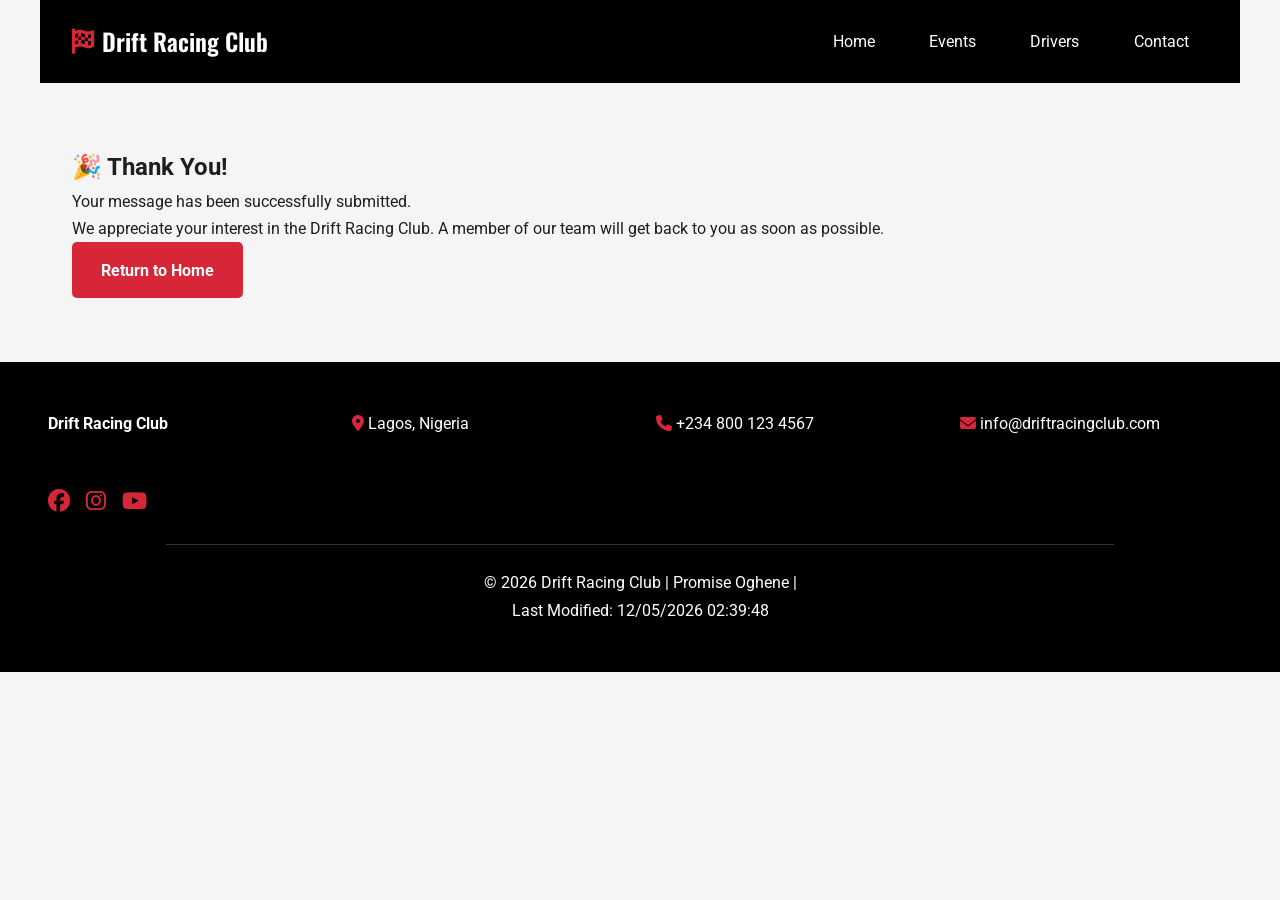
<file: final project/thankyou.html>
<!DOCTYPE html>
<html lang="en">
<head>
    <meta charset="UTF-8">
    <meta name="viewport" content="width=device-width, initial-scale=1.0">

    <!-- SEO -->
    <title>Drift Racing Club | Home</title>
    <meta name="description" content="Join Drift Racing Club to explore professional drift events, featured drivers, racing cars, safety tips, and club membership opportunities.">
    <meta name="author" content="Promise Oghene">

    <!-- Open Graph -->
    <meta property="og:title" content="Drift Racing Club">
    <meta property="og:description" content="Experience the thrill of professional drifting. Discover events, drivers, racing cars and become part of the Drift Racing Club.">
    <meta property="og:type" content="website">
    <meta property="og:image" content="images/hero.webp">
    <meta property="og:url" content="https://yourusername.github.io/wdd231/final/">

    <!-- Favicon -->
    <link rel="icon" href="images/favicon_2.png" type="image/png" sizes="32x32">

    <!-- Google Fonts -->
    <link rel="preconnect" href="https://fonts.googleapis.com">
    <link rel="preconnect" href="https://fonts.gstatic.com" crossorigin>

    <link href="https://fonts.googleapis.com/css2?family=Oswald:wght@400;500;600;700&family=Roboto:wght@300;400;500;700&display=swap" rel="stylesheet">

    <!-- Font Awesome -->
    <link rel="stylesheet"
          href="https://cdnjs.cloudflare.com/ajax/libs/font-awesome/6.6.0/css/all.min.css">

    <!-- CSS -->
    <link rel="stylesheet" href="styles/normalize.css">
    <link rel="stylesheet" href="styles/small.css">
    <link rel="stylesheet" href="styles/large.css">
    
    
    <script src="scripts/navigation.js" defer></script>
    <script src="scripts/footer.js" defer></script>
    <script src="scripts/events.js" defer></script>
    <script src="scripts/main.js" defer></script>
    <script src="scripts/footer.js" defer></script>
    <script src="scripts/navigation.js" defer></script>
    <script src="scripts/drivers.js" defer></script>
    <script src="scripts/contacts.js" defer></script>
</head>

<body>

<header>

    <div class="logo">
        <i class="fa-solid fa-flag-checkered"></i>
        <span>Drift Racing Club</span>
    </div>

    <button id="menuButton"
            aria-label="Open Navigation Menu">
        ☰
    </button>

    <nav id="navigation">

        <ul>

            <li>
                <a href="index.html"
                   class="none">
                   Home
                </a>
            </li>

            <li>
                <a href="events.html">
                    Events
                </a>
            </li>

            <li>
                <a href="drivers.html">
                    Drivers
                </a>
            </li>

            <li>
                <a href="contacts.html">
                    Contact
                </a>
            </li>

        </ul>

    </nav>

</header>


<main class="thankyou">

    <section class="thankyou-card">

        <h2>🎉 Thank You!</h2>

        <p>
            Your message has been successfully submitted.
        </p>

        <p>
            We appreciate your interest in the Drift Racing Club.
            A member of our team will get back to you as soon as possible.
        </p>

        <a href="index.html" class="btn">
            Return to Home
        </a>

    </section>

</main>

<footer>

    <div class="footer-content">

        <p>

            <strong>Drift Racing Club</strong>

        </p>

        <p>

            <i class="fa-solid fa-location-dot"></i>

            Lagos, Nigeria

        </p>

        <p>

            <i class="fa-solid fa-phone"></i>

            +234 800 123 4567

        </p>

        <p>

            <i class="fa-solid fa-envelope"></i>

            info@driftracingclub.com

        </p>

        <div class="social">

            <a href="#">
                <i class="fab fa-facebook"></i>
            </a>

            <a href="#">
                <i class="fab fa-instagram"></i>
            </a>

            <a href="#">
                <i class="fab fa-youtube"></i>
            </a>

        </div>

    </div>

    <hr>

    <p>

        ©
        <span id="currentYear"></span>

        Drift Racing Club |
        Promise Oghene |
        

    </p>

    <p>

        Last Modified:

        <span id="lastModified"></span>

    </p>

</footer>

<script type="module" src="scripts/main.js"></script>

</body>
</html>
</file>
<file: styles/small.css>
* {
    margin: 0;
    padding: 0;
    box-sizing: border-box;
}

body {
    font-family: Roboto, sans-serif;
    max-width: 1100px;
    margin: auto;
}

/* Header */
header {
    display: flex;
    flex-direction: column;
    align-items: flex-start;
    background: #4b2e05;
    color: white;
    padding: 1rem;
}

.logo {
    display: flex;
    align-items: center;
    gap: 10px;
}

.logo img {
    width: 50px;
}

/* Hamburger Menu */
#menu {
    font-size: 2rem;
    background: none;
    border: none;
    color: white;
    cursor: pointer;
    padding: .5rem;
}

#menu::before {
    content: "☰";
}

#menu.open::before {
    content: "✕";
}

/* Navigation */
.navigation {
    display: none;
    flex-direction: column;
    list-style: none;
    width: 100%;
    margin-top: 1rem;
}

.navigation.open {
    display: flex;
}

.navigation li {
    background: #333;
    padding: .4rem;
}

.navigation a {
    color: white;
    text-decoration: none;
    display: block;
    padding: .5rem;
}

.navigation a:hover {
    background: #8b5e3c;
}

.active {
    background: #b8860b;
}

/* Main */
main {
    padding: 1rem;
}

.top {
    display: block;
}

section {
    border: 1px solid #ccc;
    margin-bottom: 1rem;
}

section h2 {
    background: #4b2e05;
    color: white;
    padding: .5rem;
    text-align: center;
}

section p {
    padding: 1rem;
}

section img {
    display: block;
    margin: auto;
    width: 180px;
    padding: 1rem;
}

/* Buttons */
.buttons {
    display: flex;
    justify-content: center;
    gap: 10px;
    padding: 1rem;
}

.buttons button {
    padding: .5rem 1rem;
    cursor: pointer;
}

/* Courses */
#courses {
    display: grid;
    gap: 1rem;
    padding: 1rem;
}

.course {
    background: #f8f8f8;
    border: 1px solid #ccc;
    border-radius: 8px;
    padding: 1rem;
    text-align: center;
    box-shadow: 0 2px 6px rgba(0, 0, 0, .1);
}

.course h3 {
    color: #4b2e05;
    margin-bottom: .3rem;
}

.course h4 {
    margin-bottom: .8rem;
}

.course p {
    margin-bottom: .5rem;
    line-height: 1.5;
}

.completed {
    background: #4b2e05;
    color: white;
}

.completed h3,
.completed h4 {
    color: #ffd700;
}

/* Footer */
footer {
    text-align: center;
    padding: 1rem;
    background: #eee;
}

.social {
    display: flex;
    justify-content: center;
    gap: 20px;
    margin-bottom: 1rem;
}

.social img {
    width: 32px;
    height: 32px;
    transition: transform .3s ease;
}

.social img:hover {
    transform: scale(1.2);
}
</file>
<file: styles/large.css>
@media screen and (min-width:768px){

#menu{

display:none;

}

.navigation{

display:flex;

gap:20px;
flex-direction:row;
}

.navigation li{

background:none;

}

.top{

display:grid;

grid-template-columns:2fr 1fr;

gap:20px;

}

#courses{

grid-template-columns:repeat(3,1fr);

}

}
</file>
<file: chamber/styles/directory-small.css>
/* =====================================================
   directory-small.css
   Chamber Project - Small Screen Styles
===================================================== */

/* ---------- General Styles ---------- */

html,
body {
    overflow-x: hidden;
}

:root {
    --primary-color: #003a5c;
    --secondary-color: #ffcc00;
    --background-color: #f4f4f4;
    --text-color: #333;
}

body {
    font-family: "Segoe UI", Tahoma, Geneva, Verdana, sans-serif;
    background-color: var(--background-color);
    color: var(--text-color);
    margin: 0;
    padding: 0;
}


/* =====================================================
   HEADER
===================================================== */

header {
    background-color: var(--primary-color);
    color: white;
    text-align: center;
    padding: 1rem;
    position: relative;
}

header .favicon {
    display: flex;
    align-items: center;
    justify-content: center;
    gap: 0.75rem;
}

header .favicon img {
    width: 45px;
    height: 45px;
}

header h1 {
    margin: 0.5rem 0;
}


/* =====================================================
   HAMBURGER BUTTON
===================================================== */

#menu {
    display: block;
    background: none;
    border: none;
    color: white;
    font-size: 2rem;
    position: absolute;
    right: 1rem;
    top: 1rem;
    cursor: pointer;
    padding: 0.5rem;
    z-index: 1000;
}


/* =====================================================
   NAVIGATION
===================================================== */

/* Hide navigation initially on mobile */

nav {
    display: none;
}

/* Show navigation when JavaScript adds "open" */

nav.open {
    display: block;
}

.nav-links {
    display: flex;
    flex-direction: column;
    list-style: none;
    padding: 0;
    margin: 0;
    gap: 0;
}

.nav-links li {
    padding: 0.75rem;
}

nav a {
    color: white;
    text-decoration: none;
    font-weight: 600;
}

nav a:hover,
nav a.active {
    text-decoration: underline;
}


/* =====================================================
   HERO SECTION
===================================================== */

.hero {
    background: url("../images/hotels.jpg") center/cover no-repeat;
    color: white;
    text-align: center;
    padding: 3rem 1rem;
    position: relative;
}

.hero::after {
    content: "";
    position: absolute;
    inset: 0;
    background: rgba(0, 0, 0, 0.45);
}

.hero h1,
.hero p,
.hero .cta-btn {
    position: relative;
    z-index: 1;
}

.hero h1 {
    font-size: 2rem;
    margin-bottom: 0.5rem;
}

.hero p {
    font-size: 1.1rem;
    margin-bottom: 1.5rem;
}

.cta-btn {
    background-color: var(--secondary-color);
    color: var(--primary-color);
    font-weight: bold;
    padding: 0.75rem 1.5rem;
    border-radius: 6px;
    text-decoration: none;
    transition: background-color 0.3s;
}

.cta-btn:hover {
    background-color: #ffd633;
}


/* =====================================================
   EVENTS SECTION
===================================================== */

.events {
    background-color: white;
    text-align: center;
    padding: 2rem 1rem;
}

.events h2 {
    color: var(--primary-color);
}

.events-grid {
    display: grid;
    grid-template-columns: 1fr;
    gap: 1rem;
}

.events-grid article {
    margin: 1rem auto;
    width: 100%;
    max-width: 600px;
    box-sizing: border-box;
    background-color: var(--background-color);
    border-left: 5px solid var(--secondary-color);
    padding: 1rem;
    border-radius: 8px;
    box-shadow: 0 2px 4px rgba(0, 0, 0, 0.1);
}


/* =====================================================
   WEATHER SECTION
===================================================== */

.weather {
    background-color: #e8f4f8;
    text-align: center;
    padding: 2rem 1rem;
}

.weather h2 {
    color: var(--primary-color);
}

#weather-info {
    margin-top: 1rem;
}

#weather-icon {
    width: 80px;
    height: 80px;
}


/* =====================================================
   SPOTLIGHT SECTION
===================================================== */

.spotlight,
.spotlight-section {
    background-color: white;
    text-align: center;
    padding: 2rem 1rem;
}

.spotlight h2,
.spotlight-section h2 {
    color: var(--primary-color);
    margin-bottom: 1rem;
}

.spotlight-container {
    display: grid;
    grid-template-columns: 1fr;
    gap: 1rem;
    padding: 1rem;
}

.spotlight-card {
    background-color: var(--background-color);
    border-radius: 10px;
    padding: 1rem;
    box-shadow: 0 2px 8px rgba(0, 0, 0, 0.1);
    transition: transform 0.2s;
}

.spotlight-card:hover {
    transform: scale(1.03);
}

.spotlight-card img {
    width: 100%;
    height: 150px;
    object-fit: cover;
    border-radius: 8px;
}

.spotlight-card h3 {
    color: var(--primary-color);
    margin-bottom: 0.3rem;
}

.spotlight-card a {
    color: var(--secondary-color);
    font-weight: bold;
    text-decoration: none;
}

.spotlight-card a:hover {
    text-decoration: underline;
}

.spotlight-card .membership {
    font-size: 0.9rem;
    color: var(--primary-color);
    font-weight: 600;
}


/* =====================================================
   DIRECTORY PAGE
===================================================== */

main h1 {
    text-align: center;
    color: var(--primary-color);
    margin: 2rem 0 1rem;
}


/* ---------- Grid/List Buttons ---------- */

.view-buttons {
    display: flex;
    justify-content: center;
    gap: 1rem;
    margin: 1.5rem auto;
}

.view-buttons button {
    background-color: var(--primary-color);
    color: #fff;
    border: none;
    padding: 0.8rem 1.5rem;
    border-radius: 6px;
    cursor: pointer;
    font-size: 1rem;
    font-weight: 600;
    transition: background-color 0.3s ease;
}

.view-buttons button:hover {
    background-color: var(--secondary-color);
    color: var(--primary-color);
}


/* ---------- Members Container ---------- */

#members {
    padding: 1rem;
}


/* ---------- Grid View ---------- */

#members.grid {
    display: grid;
    grid-template-columns: 1fr;
    gap: 1.5rem;
}


/* ---------- Member Card ---------- */

.member-card {
    background: #fff;
    border-radius: 10px;
    padding: 1.25rem;
    text-align: center;
    box-shadow: 0 2px 10px rgba(0, 0, 0, 0.12);
    transition: transform 0.3s ease, box-shadow 0.3s ease;
}

.member-card:hover {
    transform: translateY(-5px);
    box-shadow: 0 5px 15px rgba(0, 0, 0, 0.2);
}

.member-card img {
    width: 140px;
    height: 140px;
    object-fit: cover;
    border-radius: 8px;
    margin-bottom: 1rem;
}

.member-card h3 {
    color: var(--primary-color);
    margin-bottom: 0.5rem;
}

.member-card p {
    margin: 0.4rem 0;
    line-height: 1.5;
}

.member-card a {
    color: var(--primary-color);
    font-weight: bold;
    text-decoration: none;
}

.member-card a:hover {
    text-decoration: underline;
}


/* ---------- List View ---------- */

#members.list {
    display: flex;
    flex-direction: column;
    gap: 1rem;
}

#members.list .member-card {
    display: grid;
    grid-template-columns: 120px 1fr;
    gap: 1.5rem;
    align-items: center;
    text-align: left;
}

#members.list .member-card img {
    width: 100px;
    height: 100px;
    margin: 0;
}


/* =====================================================
   FOOTER
===================================================== */

footer {
    background-color: var(--primary-color);
    color: white;
    text-align: center;
    padding: 1rem;
    margin-top: 2rem;
    font-size: 0.9rem;
}

footer .social {
    margin-bottom: 0.5rem;
}

footer .social a img {
    width: 25px;
    margin: 0 0.5rem;
}


/* =====================================================
   LARGE SCREEN OVERRIDE
   This should normally be in large.css,
   but included here only as a safeguard.
===================================================== */

@media screen and (min-width: 701px) {

    #menu {
        display: none;
    }

    nav {
        display: block;
    }

    .nav-links {
        flex-direction: row;
        justify-content: center;
        gap: 1rem;
    }

    .nav-links li {
        padding: 0;
    }

    .hero {
        padding: 8rem 1rem;
    }

    .spotlight-container {
        grid-template-columns: repeat(auto-fit, minmax(250px, 1fr));
    }

    #members.grid {
        grid-template-columns: repeat(2, 1fr);
    }
}
</file>
<file: chamber/styles/directory-large.css>
/* =====================================================
   LARGE SCREEN STYLES
===================================================== */

@media screen and (min-width: 768px) {

    /* ---------- Header ---------- */

    header {
        display: flex;
        justify-content: space-between;
        align-items: center;
        padding: 1rem 2rem;
    }


    /* ---------- Navigation ---------- */

    nav {
        display: block;
    }

    .nav-links {
        display: flex;
        flex-direction: row;
        justify-content: center;
        align-items: center;
        gap: 2rem;
        margin: 0;
        padding: 0;
    }

    .nav-links li {
        padding: 0;
        list-style: none;
    }


    /* ---------- Hide Hamburger ---------- */

    #menu {
        display: none;
    }


    /* ---------- Directory Grid ---------- */

    #members.grid {
        grid-template-columns: repeat(3, 1fr);
    }


    /* ---------- Directory List ---------- */

    #members.list .member-card {
        grid-template-columns: 180px 1fr;
    }
}
</file>
<file: final project/styles/small.css>
/* ===========================================
   Drift Racing Club
   WDD 231 Final Project
   Author: Promise Oghene
=========================================== */

/* ---------- Google Fonts ---------- */

:root{
    --primary:#1E1E1E;
    --secondary:#D72638;
    --light:#F5F5F5;
    --white:#FFFFFF;
    --black:#000000;
    --gray:#555;
    --max-width:1200px;
    --shadow:0 4px 12px rgba(0,0,0,.15);
    --radius:10px;
}

/* ---------- Reset ---------- */

*{
    margin:0;
    padding:0;
    box-sizing:border-box;
}

/* ---------- Body ---------- */

body{
    font-family:"Roboto",sans-serif;
    background:var(--light);
    color:var(--primary);
    line-height:1.7;
}

/* ---------- Images ---------- */

img{
    width:100%;
    display:block;
}

/* ---------- Links ---------- */

a{
    text-decoration:none;
}

ul{
    list-style:none;
}

/* ---------- Header ---------- */

header{

    background:var(--black);
    color:var(--white);

    display:flex;
    justify-content:space-between;
    align-items:center;

    padding:1rem;

    position:sticky;
    top:0;
    z-index:1000;
}

/* ---------- Logo ---------- */

.logo{

    display:flex;
    align-items:center;
    gap:.5rem;

    font-family:"Oswald",sans-serif;
    font-size:1.5rem;
    font-weight:600;
}

.logo i{

    color:var(--secondary);
    font-size:1.6rem;
}

/* ---------- Hamburger ---------- */

#menuButton{

    background:none;
    border:none;
    color:white;

    font-size:2rem;
    cursor:pointer;
}

/* ---------- Navigation ---------- */

nav{

    position:absolute;

    top:70px;
    left:0;

    width:100%;

    background:var(--black);

    display:none;
}

nav.open{
    display:block;
}

nav ul{
    display:flex;
    flex-direction:column;
}

nav li{
    border-top:1px solid rgba(255,255,255,.15);
}

nav a{

    display:block;

    color:white;

    padding:1rem;

    transition:.3s;
}

nav a:hover{

    background:var(--secondary);
}

.active{

    background:var(--secondary);
}

/* ---------- Main ---------- */

main{

    max-width:var(--max-width);

    margin:auto;
}

/* ---------- Hero ---------- */

.hero{

    position:relative;
}

.hero picture img{

    height:420px;
    object-fit:cover;
}

.hero-content{

    position:absolute;

    top:50%;
    left:50%;

    transform:translate(-50%,-50%);

    width:90%;

    text-align:center;

    color:white;

    background:rgba(0,0,0,.45);

    padding:2rem;

    border-radius:var(--radius);
}

.hero h1{

    font-family:"Oswald",sans-serif;

    font-size:2.3rem;

    margin-bottom:1rem;
}

.hero p{

    margin-bottom:1.5rem;
}

/* ---------- Buttons ---------- */

.btn{

    display:inline-block;

    background:var(--secondary);

    color:white;

    padding:.9rem 1.8rem;

    border-radius:5px;

    font-weight:bold;

    transition:.3s;
}

.btn:hover{

    background:#b11929;
}

/* ---------- Sections ---------- */

section{

    padding:2rem 1rem;
}

/* ---------- About ---------- */

.about h2,
.news h2,
.featured h2,
.gallery h2,
.join h2,
.spotlight h2{

    font-family:"Oswald",sans-serif;

    color:var(--secondary);

    margin-bottom:1rem;

    text-align:center;
}

/* ---------- Featured ---------- */

.featured{

    display:flex;
    flex-direction:column;
    gap:1.5rem;
}

.featured img{

    border-radius:var(--radius);
    box-shadow:var(--shadow);
}

.featured ul{

    list-style:disc;

    margin-left:1.3rem;

    margin-top:1rem;
}

/* ---------- News ---------- */

.news-grid{

    display:grid;
    gap:1.5rem;
}

.news article{

    background:white;

    padding:1.5rem;

    border-radius:var(--radius);

    box-shadow:var(--shadow);
}

.news h3{

    color:var(--secondary);

    margin-bottom:.8rem;

    font-family:"Oswald",sans-serif;
}

/* ---------- Spotlight ---------- */

#spotlightContainer{

    display:grid;

    gap:1rem;
}

/* ---------- Gallery ---------- */

.gallery-grid{

    display:grid;

    grid-template-columns:1fr 1fr;

    gap:1rem;
}

.gallery-grid img{

    border-radius:var(--radius);

    box-shadow:var(--shadow);

    transition:.3s;
}

.gallery-grid img:hover{

    transform:scale(1.04);
}

/* ---------- Join ---------- */

.join{

    text-align:center;

    background:var(--primary);

    color:white;
}

.join p{

    margin:1rem auto;

    max-width:700px;
}

/* ---------- Footer ---------- */

footer{

    background:var(--black);

    color:white;

    text-align:center;

    padding:2rem 1rem;
}

.footer-content{

    display:grid;

    gap:.7rem;

    margin-bottom:1.5rem;
}

.footer-content i{

    color:var(--secondary);
}

.social{

    display:flex;

    justify-content:center;

    gap:1rem;

    margin-top:.8rem;
}

.social a{

    color:white;

    font-size:1.4rem;

    transition:.3s;
}

.social a:hover{

    color:var(--secondary);
}

footer hr{

    margin:1.5rem auto;

    border:none;

    border-top:1px solid rgba(255,255,255,.2);

    width:80%;
}

/* ---------- Utility ---------- */

.hidden{
    display:none;
}

/* ---------- Accessibility ---------- */

button,
a{

    outline-offset:4px;
}

button:focus,
a:focus{

    outline:3px solid var(--secondary);
}

/* ---------- Small Tablets ---------- */

@media (min-width:600px){

    .hero h1{

        font-size:3rem;
    }

    .gallery-grid{

        grid-template-columns:repeat(4,1fr);
    }
}


/* Drivers Gallery */

.drivers-grid {
    display: grid;
    grid-template-columns: 1fr;
    gap: 1.5rem;
    padding: 1rem;
    max-width: 1200px;
    margin: 0 auto;
}

.driver-card {
    background: #fff;
    border-radius: 10px;
    overflow: hidden;
    box-shadow: 0 2px 10px rgba(0,0,0,.15);
    transition: transform .3s ease, box-shadow .3s ease;
}

.driver-card:hover {
    transform: translateY(-5px);
    box-shadow: 0 6px 20px rgba(0,0,0,.25);
}

.driver-card img {
    width: 100%;
    height: 220px;
    object-fit: cover;
    display: block;
}

.driver-info {
    padding: 1rem;
}

.driver-info h2 {
    margin-bottom: .5rem;
    color: #0b5ed7;
}

.driver-info p {
    margin: .4rem 0;
    line-height: 1.5;
}

/* ==========================
   Events Gallery
========================== */

.events-grid {
    display: grid;
    grid-template-columns: 1fr;
    gap: 1.5rem;
    padding: 1rem;
}

.event-card {
    background: #fff;
    border-radius: 10px;
    overflow: hidden;
    box-shadow: 0 2px 8px rgba(0, 0, 0, 0.15);
    transition: transform .3s ease, box-shadow .3s ease;
}

.event-card:hover {
    transform: translateY(-5px);
    box-shadow: 0 6px 18px rgba(0, 0, 0, 0.2);
}

.event-card img {
    width: 100%;
    height: 250px;
    object-fit: cover;
    display: block;
}

.event-info {
    padding: 1rem;
}

.event-info h2 {
    margin-bottom: .5rem;
    font-size: 1.3rem;
}

.event-info p {
    margin: .5rem 0;
    line-height: 1.5;
}
</file>
<file: final project/styles/large.css>
/* ==========================================
   Drift Racing Club
   WDD 231 Final Project
   Desktop Styles (900px+)
========================================== */

@media screen and (min-width: 900px) {

    /* ---------- Header ---------- */

    header {
        max-width: 1200px;
        margin: 0 auto;
        padding: 1rem 2rem;
    }

    /* ---------- Hide Hamburger ---------- */

    #menuButton {
        display: none;
    }

    /* ---------- Navigation ---------- */

    nav {
        position: static;
        display: block !important;
        width: auto;
        background: transparent;
    }

    nav ul {
        display: flex;
        flex-direction: row;
        gap: 1rem;
        align-items: center;
    }

    nav li {
        border: none;
    }

    nav a {
        padding: .75rem 1.2rem;
        border-radius: 5px;
        transition: .3s;
    }

    nav a:hover {
        background: var(--secondary);
    }

    /* ---------- Hero ---------- */

    .hero picture img {
        height: 650px;
    }

    .hero-content {
        width: 700px;
        padding: 3rem;
    }

    .hero h1 {
        font-size: 4rem;
    }

    .hero p {
        font-size: 1.2rem;
    }

    /* ---------- Sections ---------- */

    section {
        padding: 4rem 2rem;
    }

    /* ---------- About ---------- */

    .about {
        max-width: 1000px;
        margin: auto;
        text-align: center;
    }

    .about p {
        max-width: 900px;
        margin: 1rem auto;
    }

    /* ---------- Featured ---------- */

    .featured {
        display: grid;
        grid-template-columns: 1fr 1fr;
        gap: 3rem;
        align-items: center;
    }

    .featured img {
        height: 420px;
        object-fit: cover;
    }

    /* ---------- News ---------- */

    .news-grid {
        grid-template-columns: repeat(3, 1fr);
    }

    .news article {
        transition: .3s ease;
    }

    .news article:hover {
        transform: translateY(-8px);
    }

    /* ---------- Driver Spotlight ---------- */

    #spotlightContainer {
        grid-template-columns: repeat(3, 1fr);
    }

    /* ---------- Gallery ---------- */

    .gallery-grid {
        grid-template-columns: repeat(4, 1fr);
    }

    .gallery-grid img {
        height: 250px;
        object-fit: cover;
    }

    /* ---------- Join ---------- */

    .join {
        border-radius: 12px;
        margin: 3rem auto;
        max-width: 1100px;
    }

    /* ---------- Footer ---------- */

    footer {
        padding: 3rem;
    }

    .footer-content {
        display: grid;
        grid-template-columns: repeat(4, 1fr);
        align-items: start;
        text-align: left;
        gap: 2rem;
        max-width: 1200px;
        margin: auto;
    }

    .social {
        justify-content: flex-start;
    }

    footer hr {
        max-width: 1200px;
    }

}

/* ==========================================
   Extra Large Screens (1400px+)
========================================== */

@media screen and (min-width: 1400px) {

    main {
        max-width: 1300px;
    }

    .hero picture img {
        height: 750px;
    }

    .hero-content {
        width: 800px;
    }

    .hero h1 {
        font-size: 4.8rem;
    }

    section {
        padding: 5rem 2rem;
    }

}

/* Tablet */

@media (min-width: 768px) {
    .drivers-grid {
        grid-template-columns: repeat(2, 1fr);
    }
}

/* Desktop */

@media (min-width: 1024px) {
    .drivers-grid {
        grid-template-columns: repeat(3, 1fr);
    }
}

/* Large Screens */

@media (min-width: 1400px) {
    .drivers-grid {
        grid-template-columns: repeat(4, 1fr);
    }
}

/* ==========================
   Responsive Events Gallery
========================== */

@media (min-width: 640px) {

    .events-grid {
        grid-template-columns: repeat(2, 1fr);
    }

}

@media (min-width: 960px) {

    .events-grid {
        grid-template-columns: repeat(3, 1fr);
    }

}

@media (min-width: 1200px) {

    .events-grid {
        grid-template-columns: repeat(4, 1fr);
    }

}
</file>
<file: chamber/styles/join-small.css>
/* =====================================================
   JOIN PAGE - MOBILE STYLES
===================================================== */

:root {
    --primary: #0d47a1;
    --secondary: #f4f4f4;
    --accent: #ff9800;
    --text: #333;
    --white: #ffffff;
    --shadow: 0 2px 10px rgba(0, 0, 0, 0.15);
    --radius: 10px;
}


/* =====================================================
   MAIN
===================================================== */

main {
    max-width: 1200px;
    margin: 0 auto;
    padding: 1rem;
}

main h1 {
    text-align: center;
    color: var(--primary);
    margin-bottom: 2rem;
}


/* =====================================================
   JOIN CONTAINER
===================================================== */

.join-container {
    display: flex;
    flex-direction: column;
    gap: 2rem;
}


/* =====================================================
   APPLICATION FORM
===================================================== */

.application {
    background: var(--secondary);
    padding: 1.5rem;
    border-radius: var(--radius);
    box-shadow: var(--shadow);
}

.application h2 {
    text-align: center;
    margin-bottom: 1rem;
    color: var(--primary);
}

form {
    display: flex;
    flex-direction: column;
    gap: 1rem;
}

label {
    display: flex;
    flex-direction: column;
    font-weight: 600;
    color: var(--text);
}

input,
select,
textarea {
    margin-top: 0.4rem;
    padding: 0.8rem;
    border: 1px solid #bbb;
    border-radius: 6px;
    font-size: 1rem;
    font-family: inherit;
    box-sizing: border-box;
    width: 100%;
}

textarea {
    resize: vertical;
    min-height: 120px;
}

input:focus,
select:focus,
textarea:focus {
    outline: 3px solid rgba(13, 71, 161, 0.2);
    border-color: var(--primary);
}


/* =====================================================
   SUBMIT BUTTON
===================================================== */

.submit-btn {
    background: var(--primary);
    color: white;
    border: none;
    padding: 1rem;
    font-size: 1rem;
    font-weight: bold;
    cursor: pointer;
    border-radius: 8px;
    transition: background 0.3s ease;
}

.submit-btn:hover {
    background: #08306b;
}


/* =====================================================
   MEMBERSHIP CARDS
===================================================== */

.membership-cards {
    display: flex;
    flex-direction: column;
    gap: 1rem;
}

.card {
    background: white;
    border-radius: var(--radius);
    padding: 1.5rem;
    text-align: center;
    box-shadow: var(--shadow);

    opacity: 0;
    transform: translateY(40px);

    animation: fadeUp 0.8s forwards;
}

.card:nth-child(1) {
    animation-delay: 0.2s;
}

.card:nth-child(2) {
    animation-delay: 0.4s;
}

.card:nth-child(3) {
    animation-delay: 0.6s;
}

.card:nth-child(4) {
    animation-delay: 0.8s;
}

.card h3 {
    color: var(--primary);
    margin-bottom: 0.5rem;
}

.card p {
    margin-bottom: 1rem;
}

.card button {
    background: var(--accent);
    color: white;
    border: none;
    padding: 0.7rem 1.2rem;
    border-radius: 5px;
    cursor: pointer;
    font-weight: bold;
    transition: background 0.3s ease;
}

.card button:hover {
    background: #e68900;
}


/* =====================================================
   CARD ANIMATION
===================================================== */

@keyframes fadeUp {
    from {
        opacity: 0;
        transform: translateY(40px);
    }

    to {
        opacity: 1;
        transform: translateY(0);
    }
}


/* =====================================================
   DIALOGS
===================================================== */

dialog {
    width: 90%;
    max-width: 450px;
    border: none;
    border-radius: 12px;
    padding: 1.5rem;
    box-shadow: var(--shadow);
}

dialog::backdrop {
    background: rgba(0, 0, 0, 0.5);
}

dialog h2 {
    color: var(--primary);
    margin-bottom: 1rem;
}

dialog ul {
    padding-left: 1.2rem;
    line-height: 1.8;
}

.close {
    margin-top: 1rem;
    background: var(--primary);
    color: white;
    border: none;
    padding: 0.8rem 1.5rem;
    border-radius: 5px;
    cursor: pointer;
}

.close:hover {
    background: #08306b;
}


/* =====================================================
   THANK YOU PAGE
===================================================== */

.thankyou {
    background: var(--secondary);
    padding: 2rem;
    border-radius: var(--radius);
    box-shadow: var(--shadow);
}

.thankyou h1 {
    text-align: center;
    color: var(--primary);
}

.application-summary {
    margin-top: 2rem;
    background: white;
    border-radius: var(--radius);
    padding: 1.5rem;
    box-shadow: var(--shadow);
}

.application-summary h2 {
    text-align: center;
    margin-bottom: 1rem;
}

.summary-item {
    padding: 0.8rem 0;
    border-bottom: 1px solid #ddd;
}

.summary-item:last-child {
    border-bottom: none;
}

.return-home {
    text-align: center;
    margin-top: 2rem;
}

.return-home a {
    color: var(--primary);
    font-weight: bold;
    text-decoration: none;
}

.return-home a:hover {
    text-decoration: underline;
}


/* =====================================================
   MOBILE NAVIGATION
===================================================== */

#menu {
    display: block;
    font-size: 2rem;
    background: none;
    border: none;
    color: white;
    cursor: pointer;
    padding: 0.5rem;
    position: absolute;
    right: 1rem;
    top: 1rem;
    z-index: 1000;
}

nav {
    display: none;
}

nav.open {
    display: block;
}

.nav-links {
    display: flex;
    flex-direction: column;
    align-items: center;
    list-style: none;
    padding: 0;
    margin: 1rem 0 0;
}

.nav-links li {
    padding: 0.75rem;
}

.nav-links a {
    color: white;
    text-decoration: none;
}

.nav-links a:hover,
.nav-links a.active {
    text-decoration: underline;
}


/* =====================================================
   LARGE SCREENS
===================================================== */

@media screen and (min-width: 701px) {

    #menu {
        display: none;
    }

    nav {
        display: block;
    }

    .nav-links {
        flex-direction: row;
        justify-content: center;
        gap: 1rem;
        margin: 0;
    }

    .nav-links li {
        padding: 0;
    }

    .join-container {
        flex-direction: row;
        align-items: flex-start;
    }

    .application {
        flex: 2;
    }

    .membership-cards {
        flex: 1;
    }
}
</file>
<file: chamber/styles/join-large.css>
/* =====================================================
   JOIN PAGE - LARGE SCREEN STYLES
   WDD231 Chamber Project
===================================================== */

@media only screen and (min-width: 768px) {

    /* ---------- Main Content ---------- */

    main {
        padding: 2rem;
    }


    /* ---------- Form and Membership Cards ---------- */

    .join-container {
        display: grid;
        grid-template-columns: 3fr 1.2fr;
        gap: 2rem;
        max-width: 1200px;
        margin: 2rem auto;
        align-items: start;
    }


    /* ---------- Membership Cards ---------- */

    .membership-cards {
        position: sticky;
        top: 2rem;
        display: flex;
        flex-direction: column;
        gap: 1.5rem;
    }

    .card {
        transition:
            transform 0.3s ease,
            box-shadow 0.3s ease;
    }

    .card:hover {
        transform: translateY(-6px);
        box-shadow: 0 10px 20px rgba(0, 0, 0, 0.15);
    }


    /* ---------- Form ---------- */

    .application {
        padding: 2rem;
    }

    form {
        gap: 1.25rem;
    }

    label {
        font-size: 1rem;
    }

    input,
    select,
    textarea {
        font-size: 1rem;
        padding: 0.9rem;
    }

    textarea {
        min-height: 160px;
    }

    .submit-btn {
        width: fit-content;
        min-width: 250px;
        align-self: flex-start;
        padding: 1rem 2rem;
    }


    /* ---------- Dialog ---------- */

    dialog {
        max-width: 600px;
        padding: 2rem;
    }

    dialog h2 {
        font-size: 1.8rem;
    }

    dialog ul {
        font-size: 1.05rem;
    }


    /* ---------- Thank You Page ---------- */

    .thankyou {
        max-width: 850px;
        margin: auto;
    }

    .application-summary {
        margin-top: 2rem;
    }

    .summary-item {
        display: grid;
        grid-template-columns: 220px 1fr;
        gap: 1rem;
        align-items: center;
        padding: 1rem 0;
    }

    .summary-item strong {
        color: var(--primary);
    }


    /* ---------- Desktop Navigation ---------- */

    #menu {
        display: none;
    }

    nav {
        display: block;
    }

    .nav-links {
        display: flex;
        flex-direction: row;
        justify-content: center;
        align-items: center;
        gap: 2rem;
    }
}


/* =====================================================
   EXTRA LARGE SCREENS
===================================================== */

@media only screen and (min-width: 1200px) {

    .join-container {
        grid-template-columns: 2.5fr 1fr;
        gap: 3rem;
    }

    .application {
        padding: 2.5rem;
    }

    .card {
        padding: 2rem;
    }

    .card h3 {
        font-size: 1.4rem;
    }

    .card p {
        font-size: 1rem;
    }

    .submit-btn {
        font-size: 1.1rem;
    }
}
</file>
<file: chamber/styles/base.css>
/* ===========================
   Discover Page - Base Styles
=========================== */

main {
    max-width: 1200px;
    margin: 0 auto;
    padding: 1rem;
}

main h1 {
    text-align: center;
    color: #004080;
    margin-bottom: 1rem;
}

.hero img {
    width: 100%;
    height: auto;
    border-radius: 10px;
}

.visit-message {
    background: #e8f4fd;
    border-left: 5px solid #004080;
    padding: 1rem;
    margin: 1.5rem 0;
    border-radius: 6px;
    font-weight: bold;
}

.discover-intro {
    margin-bottom: 2rem;
}

.discover-intro h2 {
    color: #004080;
}

.discover-grid {
    display: grid;
    gap: 1rem;

    grid-template-areas:
        "one"
        "two"
        "three"
        "four"
        "five"
        "six"
        "seven"
        "eight";
}



/* Grid Areas */

.discover-grid article:nth-child(1){grid-area:one;}
.discover-grid article:nth-child(2){grid-area:two;}
.discover-grid article:nth-child(3){grid-area:three;}
.discover-grid article:nth-child(4){grid-area:four;}
.discover-grid article:nth-child(5){grid-area:five;}
.discover-grid article:nth-child(6){grid-area:six;}
.discover-grid article:nth-child(7){grid-area:seven;}
.discover-grid article:nth-child(8){grid-area:eight;}

.discover-grid article{
    background:#fff;
    border-radius:10px;
    box-shadow:0 3px 10px rgba(0,0,0,.2);
    overflow:hidden;
    padding:1rem;
}

.discover-grid h2{
    color:#004080;
}

.discover-grid figure{
    margin:0;
}

.discover-grid img{
    width:100%;
    height:auto;
    display:block;
    border-radius:8px;
}

.discover-grid address{
    margin:1rem 0;
    font-style:normal;
    font-weight:bold;
}

.discover-grid p{
    line-height:1.6;
}

.discover-grid button{
    margin-top:1rem;
    padding:.75rem 1.25rem;
    border:none;
    background:#004080;
    color:white;
    border-radius:5px;
    cursor:pointer;
}

.discover-grid button:hover{
    background:#0066cc;
}
</file>
<file: chamber/styles/discover-small.css>
/* =====================================================
   home.css
   Chamber Home Page Styles
===================================================== */

/* ---------- General Styles ---------- */

html,
body {
    overflow-x: hidden;
}

:root {
    --primary-color: #003a5c;
    --secondary-color: #ffcc00;
    --background-color: #f4f4f4;
    --text-color: #333;
}

body {
    font-family: "Segoe UI", Tahoma, Geneva, Verdana, sans-serif;
    background-color: var(--background-color);
    color: var(--text-color);
    margin: 0;
    padding: 0;
}


/* =====================================================
   HEADER
===================================================== */

header {
    background-color: var(--primary-color);
    color: white;
    text-align: center;
    padding: 1rem;
    position: relative;
}

header .favicon {
    display: flex;
    align-items: center;
    justify-content: center;
    gap: 0.75rem;
}

header .favicon img {
    width: 45px;
    height: 45px;
}

header h1 {
    margin: 0.5rem 0;
}


/* =====================================================
   NAVIGATION
===================================================== */

nav ul {
    list-style: none;
    padding: 0;
    margin: 0;
}

nav a {
    color: white;
    text-decoration: none;
    font-weight: 600;
}

nav a:hover,
nav a.active {
    text-decoration: underline;
}


/* =====================================================
   HAMBURGER BUTTON
===================================================== */

#menu {
    display: block;
    background: none;
    border: none;
    color: white;
    font-size: 2rem;
    position: absolute;
    right: 1rem;
    top: 1rem;
    cursor: pointer;
    padding: 0.5rem;
    z-index: 1000;
}


/* =====================================================
   MOBILE NAVIGATION
===================================================== */

/* Hidden until hamburger is clicked */

nav {
    display: none;
}

/* JavaScript adds the "open" class */

nav.open {
    display: block;
}

.nav-links {
    display: flex;
    flex-direction: column;
    align-items: center;
    list-style: none;
    padding: 0;
    margin: 1rem 0 0;
}

.nav-links li {
    padding: 0.75rem;
}


/* =====================================================
   HERO SECTION
===================================================== */

.hero {
    background: url("../images/lagos_chamber.webp") center/cover no-repeat;
    color: white;
    text-align: center;
    padding: 3rem 1rem;
    position: relative;
}

.hero::after {
    content: "";
    position: absolute;
    inset: 0;
    background: rgba(0, 0, 0, 0.45);
}

.hero h2,
.hero p,
.hero .cta-btn {
    position: relative;
    z-index: 1;
}

.hero h2 {
    font-size: 2rem;
    margin-bottom: 0.5rem;
}

.hero p {
    font-size: 1.1rem;
    margin-bottom: 1.5rem;
}

.cta-btn {
    background-color: var(--secondary-color);
    color: var(--primary-color);
    font-weight: bold;
    padding: 0.75rem 1.5rem;
    border-radius: 6px;
    text-decoration: none;
    transition: background 0.3s;
}

.cta-btn:hover {
    background-color: #ffd633;
}


/* =====================================================
   EVENTS SECTION
===================================================== */

.events {
    background-color: white;
    text-align: center;
    padding: 2rem 1rem;
}

.events h2 {
    color: var(--primary-color);
}

.event-card {
    margin: 1rem auto;
    max-width: 600px;
    background-color: var(--background-color);
    border-left: 5px solid var(--secondary-color);
    padding: 1rem;
    border-radius: 8px;
    box-shadow: 0 2px 4px rgba(0, 0, 0, 0.1);
}


/* =====================================================
   WEATHER SECTION
===================================================== */

.weather {
    background-color: #e8f4f8;
    text-align: center;
    padding: 2rem 1rem;
}

.weather h2 {
    color: var(--primary-color);
}

#weather-info {
    margin-top: 1rem;
}

#weather-icon {
    width: 80px;
    height: 80px;
}


/* =====================================================
   SPOTLIGHT SECTION
===================================================== */

.spotlight,
.spotlight-section {
    background-color: white;
    text-align: center;
    padding: 2rem 1rem;
}

.spotlight h2,
.spotlight-section h2 {
    color: var(--primary-color);
    margin-bottom: 1rem;
}

.spotlight-container {
    display: grid;
    grid-template-columns: 1fr;
    gap: 1rem;
    margin-top: 1rem;
    padding: 1rem;
}

.spotlight-card {
    background-color: var(--background-color);
    border-radius: 10px;
    padding: 1rem;
    box-shadow: 0 2px 8px rgba(0, 0, 0, 0.1);
    transition: transform 0.2s;
}

.spotlight-card:hover {
    transform: scale(1.03);
}

.spotlight-card img {
    width: 100%;
    height: 150px;
    object-fit: cover;
    border-radius: 8px;
}

.spotlight-card h3 {
    color: var(--primary-color);
    margin-bottom: 0.3rem;
}

.spotlight-card a {
    color: var(--secondary-color);
    font-weight: bold;
    text-decoration: none;
}

.spotlight-card a:hover {
    text-decoration: underline;
}

.spotlight-card .membership {
    font-size: 0.9rem;
    color: var(--primary-color);
    font-weight: 600;
}


/* =====================================================
   FOOTER
===================================================== */

footer {
    background-color: var(--primary-color);
    color: white;
    text-align: center;
    padding: 1rem;
    margin-top: 2rem;
    font-size: 0.9rem;
}

footer .social {
    margin-bottom: 0.5rem;
}

footer .social a img {
    width: 25px;
    margin: 0 0.5rem;
}


/* =====================================================
   LARGE SCREEN
===================================================== */

@media screen and (min-width: 701px) {

    /* Hide hamburger on desktop */
    #menu {
        display: none;
    }

    /* Show navigation on desktop */
    nav {
        display: block;
    }

    .nav-links {
        flex-direction: row;
        justify-content: center;
        gap: 1rem;
        margin: 0;
    }

    .nav-links li {
        padding: 0;
    }

    .hero {
        padding: 8rem 1rem;
    }

    .spotlight-container {
        grid-template-columns: repeat(auto-fit, minmax(250px, 1fr));
    }
}
</file>
<file: chamber/styles/discover-large.css>
/* =====================================================
   DISCOVER PAGE
===================================================== */


/* ---------- Visit Box ---------- */

.visit-box {
    padding: 1rem;
    background: #eef5ff;
    border-left: 5px solid #305fa3;
    margin-bottom: 1.5rem;
    font-size: 1.1rem;
}


/* ---------- Grid Container ---------- */

.discover-grid {
    display: grid;
    gap: 1.5rem;
    max-width: 1200px;
    margin: 0 auto;
    padding: 1rem;
}


/* ---------- Responsive Images ---------- */

.card figure img {
    width: 100%;
    height: auto;
    display: block;
    border-radius: 6px;
}


/* =====================================================
   SMALL SCREENS
===================================================== */

@media (max-width: 639px) {

    .discover-grid {
        grid-template-columns: 1fr;

        grid-template-areas:
            "a"
            "b"
            "c"
            "d"
            "e"
            "f"
            "g"
            "h";
    }
}


/* =====================================================
   MEDIUM SCREENS
===================================================== */

@media (min-width: 640px) and (max-width: 1023px) {

    .discover-grid {
        grid-template-columns: repeat(2, 1fr);

        grid-template-areas:
            "a b"
            "c d"
            "e f"
            "g h";
    }
}


/* =====================================================
   LARGE SCREENS
===================================================== */

@media (min-width: 1024px) {

    .discover-grid {
        grid-template-columns: repeat(4, 1fr);

        grid-template-areas:
            "a b c d"
            "e f g h";
    }
}


/* =====================================================
   GRID AREAS
===================================================== */

.item-1 {
    grid-area: a;
}

.item-2 {
    grid-area: b;
}

.item-3 {
    grid-area: c;
}

.item-4 {
    grid-area: d;
}

.item-5 {
    grid-area: e;
}

.item-6 {
    grid-area: f;
}

.item-7 {
    grid-area: g;
}

.item-8 {
    grid-area: h;
}


/* =====================================================
   CARD STYLING
===================================================== */

.card {
    border: 1px solid #dce1eb;
    padding: 1rem;
    border-radius: 8px;
    background: #fff;

    display: flex;
    flex-direction: column;
    gap: 0.7rem;

    overflow: hidden;
}


/* =====================================================
   CARD IMAGES
===================================================== */

.card img {
    max-width: 100%;
    height: auto;
    display: block;
}


/* =====================================================
   HOVER EFFECT
===================================================== */

@media (min-width: 640px) {

    .card img {
        transition: transform 0.3s ease, filter 0.3s ease;
    }

    .card img:hover {
        transform: scale(1.05);
        filter: brightness(1.1);
    }
}


/* =====================================================
   CARD BUTTON
===================================================== */

.card button {
    margin-top: auto;
    padding: 0.5rem 1rem;
    border: none;
    background: #305fa3;
    color: #fff;
    border-radius: 4px;
    cursor: pointer;
}

.card button:hover {
    background: #244b82;
}


/* =====================================================
   DESKTOP NAVIGATION
===================================================== */

@media screen and (min-width: 768px) {

    #menu {
        display: none;
    }

    nav {
        display: block;
    }

    .nav-links {
        display: flex;
        flex-direction: row;
        justify-content: center;
        align-items: center;
        gap: 2rem;
    }
}
</file>
<file: final project/styles/site-plan.css>
/* ==========================================
   Drift Racing Club - Site Plan Stylesheet
   WDD 231 Final Project
========================================== */

/* Google Fonts
Headings: Oswald
Body: Roboto
*/

:root {
    --primary: #1E1E1E;
    --secondary: #D72638;
    --light: #F5F5F5;
    --white: #FFFFFF;
    --black: #000000;
    --border: #d9d9d9;
    --shadow: 0 4px 12px rgba(0,0,0,0.15);
    --max-width: 1100px;
}

/* ---------- Reset ---------- */

* {
    margin: 0;
    padding: 0;
    box-sizing: border-box;
}

/* ---------- Body ---------- */

body {
    font-family: "Roboto", sans-serif;
    background: var(--light);
    color: var(--primary);
    line-height: 1.7;
}

/* ---------- Header ---------- */

header {
    background: var(--primary);
    color: var(--white);
    text-align: center;
    padding: 2rem 1rem;
    border-bottom: 6px solid var(--secondary);
}

header h1 {
    font-family: "Oswald", sans-serif;
    font-size: 3rem;
    letter-spacing: 2px;
    margin-bottom: .5rem;
}

header p {
    font-size: 1.2rem;
}

/* ---------- Main ---------- */

main {
    max-width: var(--max-width);
    margin: 2rem auto;
    padding: 0 1rem;
}

/* ---------- Sections ---------- */

section {
    background: var(--white);
    margin-bottom: 2rem;
    padding: 2rem;
    border-radius: 10px;
    box-shadow: var(--shadow);
}

section h2 {
    font-family: "Oswald", sans-serif;
    color: var(--secondary);
    margin-bottom: 1rem;
    border-left: 6px solid var(--secondary);
    padding-left: .8rem;
    font-size: 2rem;
}

section h3 {
    font-family: "Oswald", sans-serif;
    color: var(--primary);
    margin-top: 1.2rem;
    margin-bottom: .6rem;
}

/* ---------- Paragraphs ---------- */

p {
    margin-bottom: 1rem;
}

/* ---------- Lists ---------- */

ul,
ol {
    margin-left: 2rem;
}

li {
    margin-bottom: .6rem;
}

/* ---------- Table ---------- */

table {
    width: 100%;
    border-collapse: collapse;
    margin-top: 1rem;
}

th {
    background: var(--secondary);
    color: var(--white);
    padding: .9rem;
    text-align: left;
}

td {
    border: 1px solid var(--border);
    padding: .9rem;
}

tr:nth-child(even) {
    background: var(--light);
}

/* ---------- Code / Sitemap ---------- */

pre {
    background: var(--primary);
    color: var(--white);
    padding: 1.5rem;
    border-radius: 8px;
    overflow-x: auto;
    font-family: Consolas, monospace;
    margin-top: 1rem;
}

/* ---------- Links ---------- */

a {
    color: var(--secondary);
    text-decoration: none;
}

a:hover {
    text-decoration: underline;
}

/* ---------- Footer ---------- */

footer {
    background: var(--black);
    color: var(--white);
    text-align: center;
    padding: 1.5rem;
    margin-top: 3rem;
}

footer p {
    margin: 0;
}

/* ---------- Responsive ---------- */

@media screen and (max-width: 768px) {

    header h1 {
        font-size: 2.2rem;
    }

    section {
        padding: 1.5rem;
    }

    section h2 {
        font-size: 1.6rem;
    }

    table {
        display: block;
        overflow-x: auto;
    }

    pre {
        font-size: .85rem;
    }
}

/* ---------- Desktop ---------- */

@media screen and (min-width: 900px) {

    main {
        display: grid;
        gap: 2rem;
    }

    section {
        transition: transform .3s ease, box-shadow .3s ease;
    }

    section:hover {
        transform: translateY(-4px);
        box-shadow: 0 8px 20px rgba(0,0,0,.18);
    }
}
</file>
